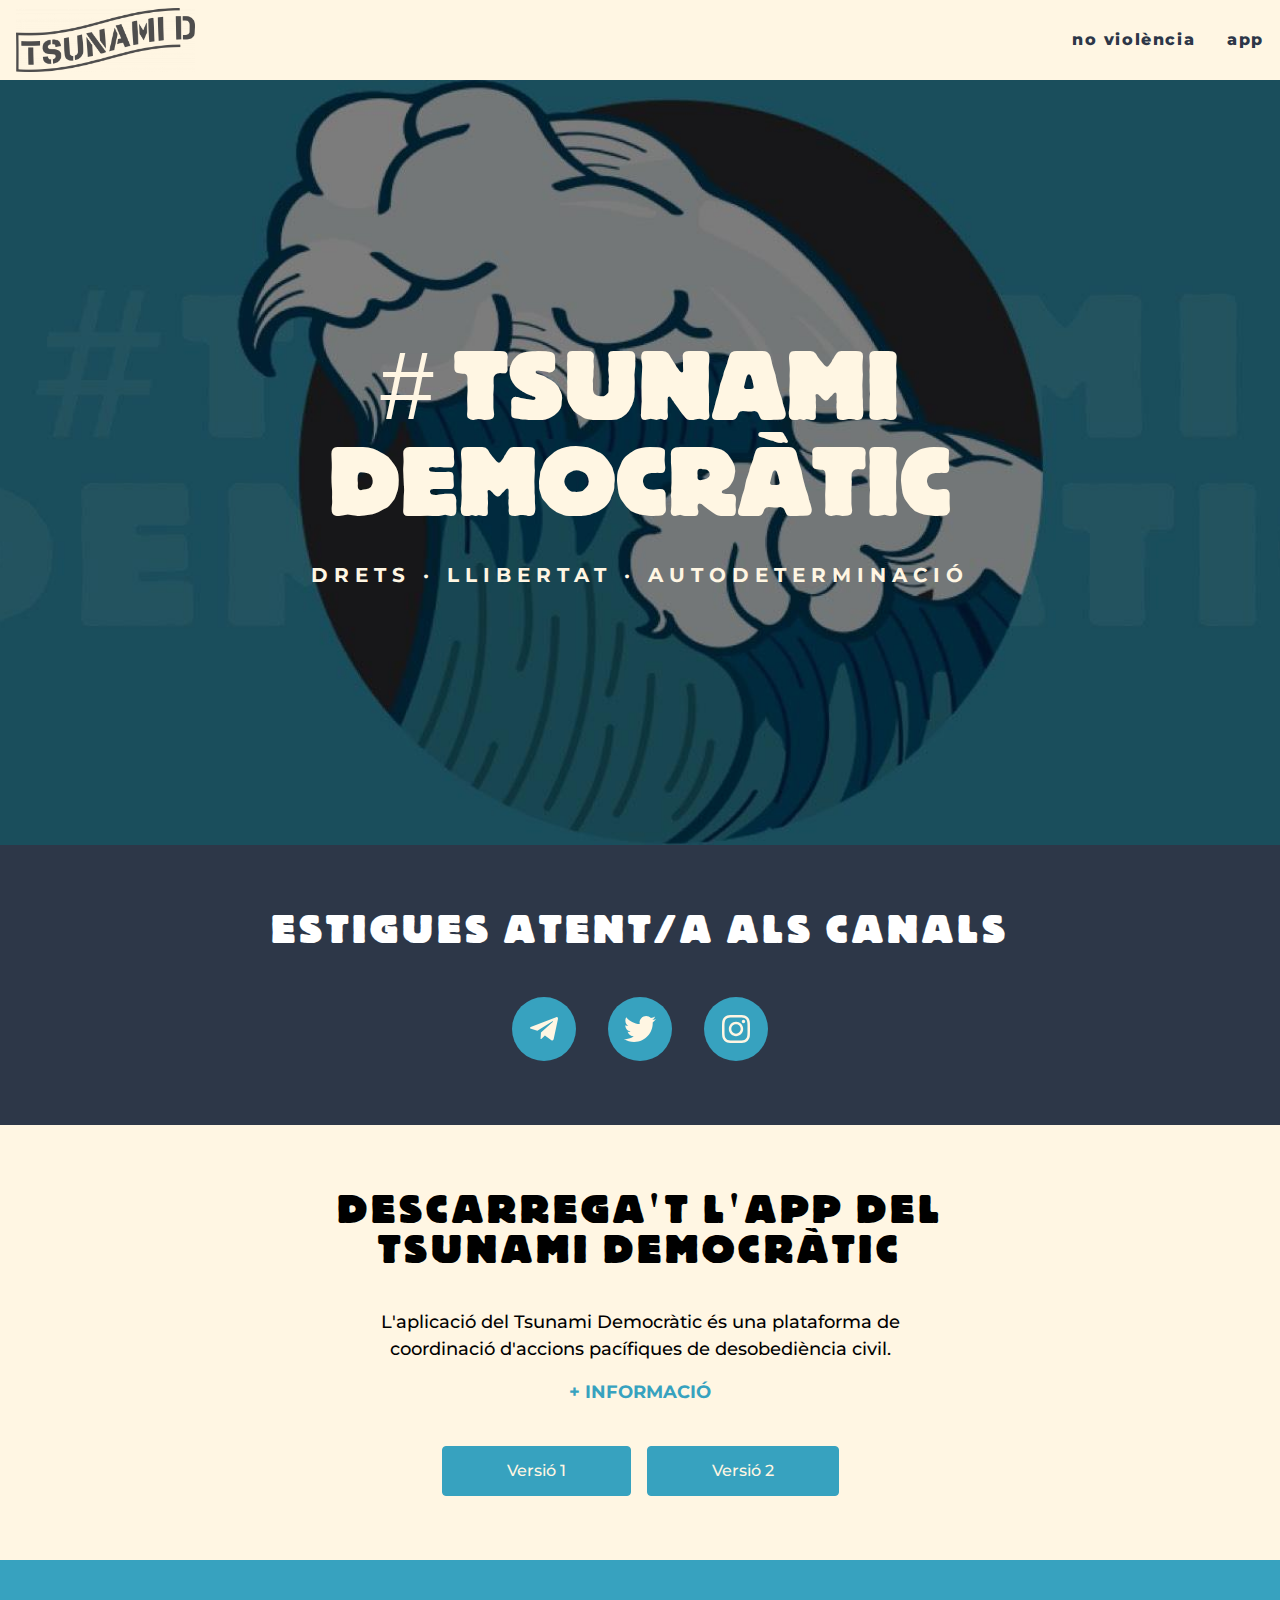
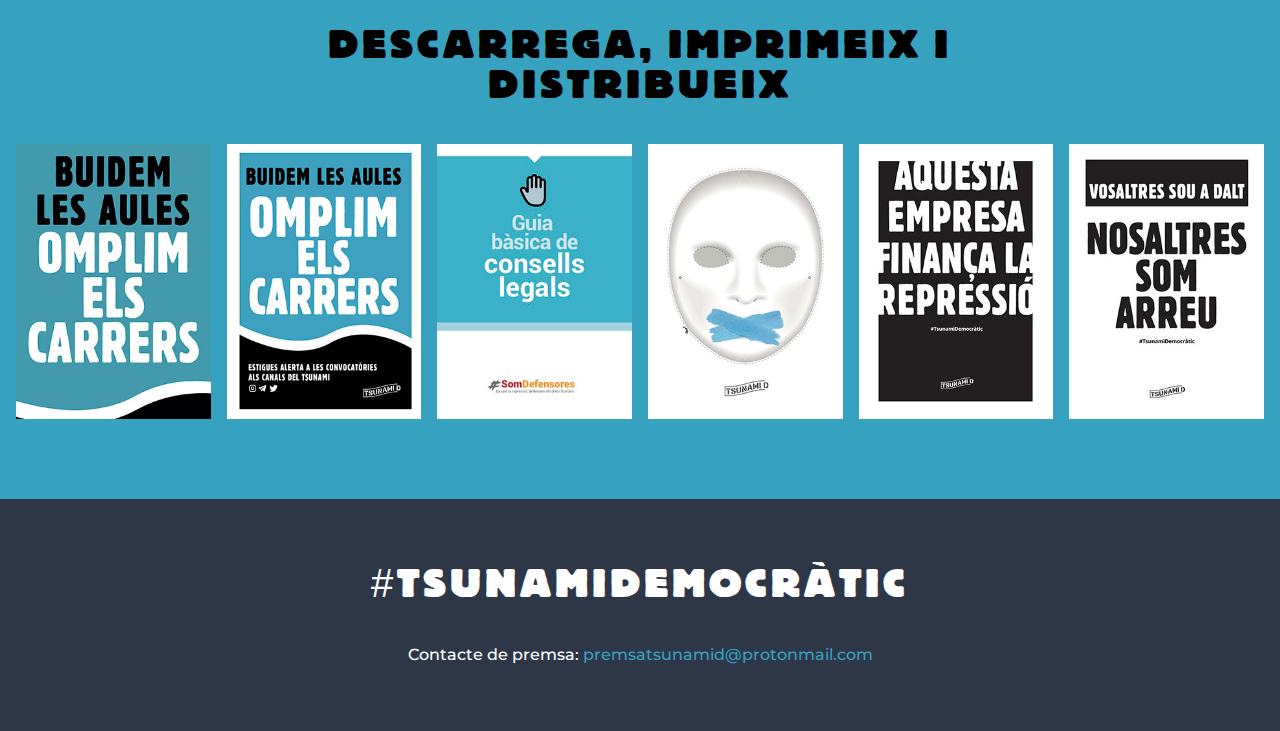
<file: index.html>
<!DOCTYPE html><html><head><meta charset="utf-8"><meta name="viewport" content="width=device-width, user-scalable=no"><link rel="stylesheet" type="text/css" href="main.70eec509.css"><link href="https://fonts.googleapis.com/css?family=Montserrat:500,700,800&display=swap" rel="stylesheet"><link rel="icon" href="favicon.d1972434.png"><title>Tsunami Democràtic</title></head><body> <header class="fixed top-0 w-full bg-beige"> <div class="container flex flex-wrap items-center justify-between"> <div class="logo h-20 flex items-center"> <a href="./"> <img src="logo.a26f0379.png" alt="Tsunami Democràtic" class="h-16 w-auto"> </a> </div> <div class="block lg:hidden"> <button class="navbar-toggler focus:outline-none" data-toggle="collapse" data-target="#nav" aria-expanded="false"> <span class="icon-bar icon-bar--top block bg-blue"></span> <span class="icon-bar icon-bar--middle block bg-blue"></span> <span class="icon-bar icon-bar--bottom block bg-blue"></span> </button> </div> <nav id="nav" class="nav hidden lg:block w-full lg:w-auto"> <ul class="lg:flex py-2 lg:-mx-4"> <li class="py-1 lg:px-4"><a href="noviolencia.html" class="font-extrabold tracking-widest text-gray-800 hover:text-blue-darker lowercase">No violència</a></li> <li class="py-1 lg:px-4"><a href="app.html" class="font-extrabold tracking-widest text-gray-800 hover:text-blue-darker lowercase">App</a></li> </ul> </nav> </div>
</header> <section class="text-beige bg-blue-darker bg-no-repeat bg-center bg-cover bg-home-hero"> <div class="container"> <div class="min-h-85vh max-w-3xl flex flex-col items-center justify-center mx-auto py-8 text-center"> <h1 class="mb-4 md:mb-8 font-title font-heavy text-4xl sm:text-6xl lg:text-7xl leading-none uppercase"># Tsunami Democràtic</h1> <p class="font-bold text-lg lg:text-xl uppercase tracking-widest lg:tracking-subtitle">Drets · Llibertat · Autodeterminació</p> </div> </div>
</section> <section class="py-8 lg:py-16 text-white bg-gray-800"> <div class="container"> <h2 class="max-w-3xl mx-auto mb-8 lg:mb-12 font-title font-black text-center text-2xl lg:text-4xl leading-none tracking-widest uppercase">Estigues atent/a als canals</h2> <ul class="flex items-center justify-center -mx-4"> <li class="px-4"> <a href="http://t.me/tsunamid" target="_blank" rel="noopener noreferral" class="flex items-center justify-center w-12 h-12 lg:w-16 lg:h-16 rounded-full text-beige bg-blue hover:bg-blue-darker"><svg aria-hidden="true" data-prefix="fab" data-icon="telegram-plane" class="svg-inline--fa fa-telegram-plane fa-w-14 w-6 h-6 lg:w-8 lg:h-8" xmlns="http://www.w3.org/2000/svg" viewBox="0 0 448 512"><path fill="currentColor" d="M446.7 98.6l-67.6 318.8c-5.1 22.5-18.4 28.1-37.3 17.5l-103-75.9-49.7 47.8c-5.5 5.5-10.1 10.1-20.7 10.1l7.4-104.9 190.9-172.5c8.3-7.4-1.8-11.5-12.9-4.1L117.8 284 16.2 252.2c-22.1-6.9-22.5-22.1 4.6-32.7L418.2 66.4c18.4-6.9 34.5 4.1 28.5 32.2z"/></svg></a> </li> <li class="px-4"> <a href="http://twitter.com/tsunami_dem" target="_blank" rel="noopener noreferral" class="flex items-center justify-center w-12 h-12 lg:w-16 lg:h-16 rounded-full text-beige bg-blue hover:bg-blue-darker"><svg aria-hidden="true" data-prefix="fab" data-icon="twitter" class="svg-inline--fa fa-twitter fa-w-16 w-6 h-6 lg:w-8 lg:h-8" xmlns="http://www.w3.org/2000/svg" viewBox="0 0 512 512"><path fill="currentColor" d="M459.37 151.716c.325 4.548.325 9.097.325 13.645 0 138.72-105.583 298.558-298.558 298.558-59.452 0-114.68-17.219-161.137-47.106 8.447.974 16.568 1.299 25.34 1.299 49.055 0 94.213-16.568 130.274-44.832-46.132-.975-84.792-31.188-98.112-72.772 6.498.974 12.995 1.624 19.818 1.624 9.421 0 18.843-1.3 27.614-3.573-48.081-9.747-84.143-51.98-84.143-102.985v-1.299c13.969 7.797 30.214 12.67 47.431 13.319-28.264-18.843-46.781-51.005-46.781-87.391 0-19.492 5.197-37.36 14.294-52.954 51.655 63.675 129.3 105.258 216.365 109.807-1.624-7.797-2.599-15.918-2.599-24.04 0-57.828 46.782-104.934 104.934-104.934 30.213 0 57.502 12.67 76.67 33.137 23.715-4.548 46.456-13.32 66.599-25.34-7.798 24.366-24.366 44.833-46.132 57.827 21.117-2.273 41.584-8.122 60.426-16.243-14.292 20.791-32.161 39.308-52.628 54.253z"/></svg></a> </li> <li class="px-4"> <a href="http://instagram.com/tsunami_dem" target="_blank" rel="noopener noreferral" class="flex items-center justify-center w-12 h-12 lg:w-16 lg:h-16 rounded-full text-beige bg-blue hover:bg-blue-darker"><svg aria-hidden="true" data-prefix="fab" data-icon="instagram" class="svg-inline--fa fa-instagram fa-w-14 w-6 h-6 lg:w-8 lg:h-8" xmlns="http://www.w3.org/2000/svg" viewBox="0 0 448 512"><path fill="currentColor" d="M224.1 141c-63.6 0-114.9 51.3-114.9 114.9s51.3 114.9 114.9 114.9S339 319.5 339 255.9 287.7 141 224.1 141zm0 189.6c-41.1 0-74.7-33.5-74.7-74.7s33.5-74.7 74.7-74.7 74.7 33.5 74.7 74.7-33.6 74.7-74.7 74.7zm146.4-194.3c0 14.9-12 26.8-26.8 26.8-14.9 0-26.8-12-26.8-26.8s12-26.8 26.8-26.8 26.8 12 26.8 26.8zm76.1 27.2c-1.7-35.9-9.9-67.7-36.2-93.9-26.2-26.2-58-34.4-93.9-36.2-37-2.1-147.9-2.1-184.9 0-35.8 1.7-67.6 9.9-93.9 36.1s-34.4 58-36.2 93.9c-2.1 37-2.1 147.9 0 184.9 1.7 35.9 9.9 67.7 36.2 93.9s58 34.4 93.9 36.2c37 2.1 147.9 2.1 184.9 0 35.9-1.7 67.7-9.9 93.9-36.2 26.2-26.2 34.4-58 36.2-93.9 2.1-37 2.1-147.8 0-184.8zM398.8 388c-7.8 19.6-22.9 34.7-42.6 42.6-29.5 11.7-99.5 9-132.1 9s-102.7 2.6-132.1-9c-19.6-7.8-34.7-22.9-42.6-42.6-11.7-29.5-9-99.5-9-132.1s-2.6-102.7 9-132.1c7.8-19.6 22.9-34.7 42.6-42.6 29.5-11.7 99.5-9 132.1-9s102.7-2.6 132.1 9c19.6 7.8 34.7 22.9 42.6 42.6 11.7 29.5 9 99.5 9 132.1s2.7 102.7-9 132.1z"/></svg></a> </li> </ul> </div>
</section> <section class="py-8 lg:py-16 bg-beige text-center"> <div class="container"> <h2 class="max-w-2xl mx-auto mb-8 lg:mb-10 font-title font-black text-center text-2xl lg:text-4xl leading-none tracking-widest uppercase">Descarrega't l'App del Tsunami Democràtic</h2> <p class="max-w-xl mx-auto mb-4 text-lg">L'aplicació del Tsunami Democràtic és una plataforma de coordinació d'accions pacífiques de desobediència civil.</p> <a href="app.html" class="table mb-8 lg:mb-10 max-w-2xl mx-auto font-bold text-lg text-blue hover:text-blue-darker hover:underline uppercase">+ Informació</a> <ul class="flex flex-wrap justify-center -mx-2 -mb-2"> <li class="mb-2 px-2"><a href="https://github.com/s3rrallonga/tsunami/raw/master/app/app-armeabi-v7a-release.apk" download="" class="btn px-16 btn-primary">Versió 1</a></li> <li class="mb-2 px-2"><a href="https://github.com/s3rrallonga/tsunami/raw/master/app/app-arm64-v8a-release.apk" download="" class="btn px-16 btn-primary">Versió 2</a></li> </ul> </div>
</section> <section class="py-8 lg:py-16 bg-blue text-center"> <div class="container"> <h2 class="max-w-2xl mx-auto mb-8 lg:mb-10 font-title font-black text-center text-2xl lg:text-4xl leading-none tracking-widest uppercase">Descarrega, imprimeix i distribueix</h2> <ul class="flex flex-wrap -mx-2"> <li class="w-1/2 sm:w-1/3 lg:w-1/6 mb-4 px-2"> <figure class="relative group"> <img src="unis1.879e5212.jpg" alt="Descàrrega 1"> <div class="absolute inset-0 flex items-center justify-center opacity-0 group-hover:opacity-100 transition"> <div class="absolute inset-0 bg-black opacity-75"></div> <div class="relative z-10"> <img src="icon-download.e748809f.svg" alt=""> <p class="text-2xl font-title font-heavy text-blue">PDF</p> </div> </div> <a href="assets/files/unis1.pdf" target="_blank" class="item-link">Descarrega</a> </figure> </li> <li class="w-1/2 sm:w-1/3 lg:w-1/6 mb-4 px-2"> <figure class="relative group"> <img src="unis2.b8b8037b.jpg" alt="Descàrrega 1"> <div class="absolute inset-0 flex items-center justify-center opacity-0 group-hover:opacity-100 transition"> <div class="absolute inset-0 bg-black opacity-75"></div> <div class="relative z-10"> <img src="icon-download.e748809f.svg" alt=""> <p class="text-2xl font-title font-heavy text-blue">PDF</p> </div> </div> <a href="assets/files/unis2.pdf" target="_blank" class="item-link">Descarrega</a> </figure> </li> <li class="w-1/2 sm:w-1/3 lg:w-1/6 mb-4 px-2"> <figure class="relative group"> <img src="consells_legals.dd51dd8c.jpg" alt="Descàrrega 1"> <div class="absolute inset-0 flex items-center justify-center opacity-0 group-hover:opacity-100 transition"> <div class="absolute inset-0 bg-black opacity-75"></div> <div class="relative z-10"> <img src="icon-download.e748809f.svg" alt=""> <p class="text-2xl font-title font-heavy text-blue">PDF</p> </div> </div> <a href="assets/files/consells_legals.pdf" target="_blank" class="item-link">Descarrega</a> </figure> </li> <li class="w-1/2 sm:w-1/3 lg:w-1/6 mb-4 px-2"> <figure class="relative group"> <img src="M.0a68f62f.jpg" alt="Descàrrega 1"> <div class="absolute inset-0 flex items-center justify-center opacity-0 group-hover:opacity-100 transition"> <div class="absolute inset-0 bg-black opacity-75"></div> <div class="relative z-10"> <img src="icon-download.e748809f.svg" alt=""> <p class="text-2xl font-title font-heavy text-blue">PDF</p> </div> </div> <a href="assets/files/M.pdf" target="_blank" class="item-link">Descarrega</a> </figure> </li> <li class="w-1/2 sm:w-1/3 lg:w-1/6 mb-4 px-2"> <figure class="relative group"> <img src="3-web.af21c7f4.jpg" alt="Descàrrega 1"> <div class="absolute inset-0 flex items-center justify-center opacity-0 group-hover:opacity-100 transition"> <div class="absolute inset-0 bg-black opacity-75"></div> <div class="relative z-10"> <img src="icon-download.e748809f.svg" alt=""> <p class="text-2xl font-title font-heavy text-blue">PDF</p> </div> </div> <a href="assets/files/3-web.pdf" target="_blank" class="item-link">Descarrega</a> </figure> </li> <li class="w-1/2 sm:w-1/3 lg:w-1/6 mb-4 px-2"> <figure class="relative group"> <img src="4-web.4697df78.jpg" alt="Descàrrega 1"> <div class="absolute inset-0 flex items-center justify-center opacity-0 group-hover:opacity-100 transition"> <div class="absolute inset-0 bg-black opacity-75"></div> <div class="relative z-10"> <img src="icon-download.e748809f.svg" alt=""> <p class="text-2xl font-title font-heavy text-blue">PDF</p> </div> </div> <a href="assets/files/4-web.pdf" target="_blank" class="item-link">Descarrega</a> </figure> </li> </ul> </div>
</section> <section class="py-8 lg:py-16 bg-gray-800 text-white"> <div class="container"> <h2 class="max-w-xl mx-auto mb-8 lg:mb-10 font-title text-center text-2xl lg:text-4xl leading-none lg:tracking-widest uppercase">#TsunamiDemocràtic</h2> <p class="text-center">Contacte de premsa: <a href="mailto:premsatsunamid@protonmail.com" class="text-blue hover:text-blue-darker hover:underline">premsatsunamid@protonmail.com</a></p> </div>
</section> <script src="main.c4f8457b.js"></script> </body></html>
</file>
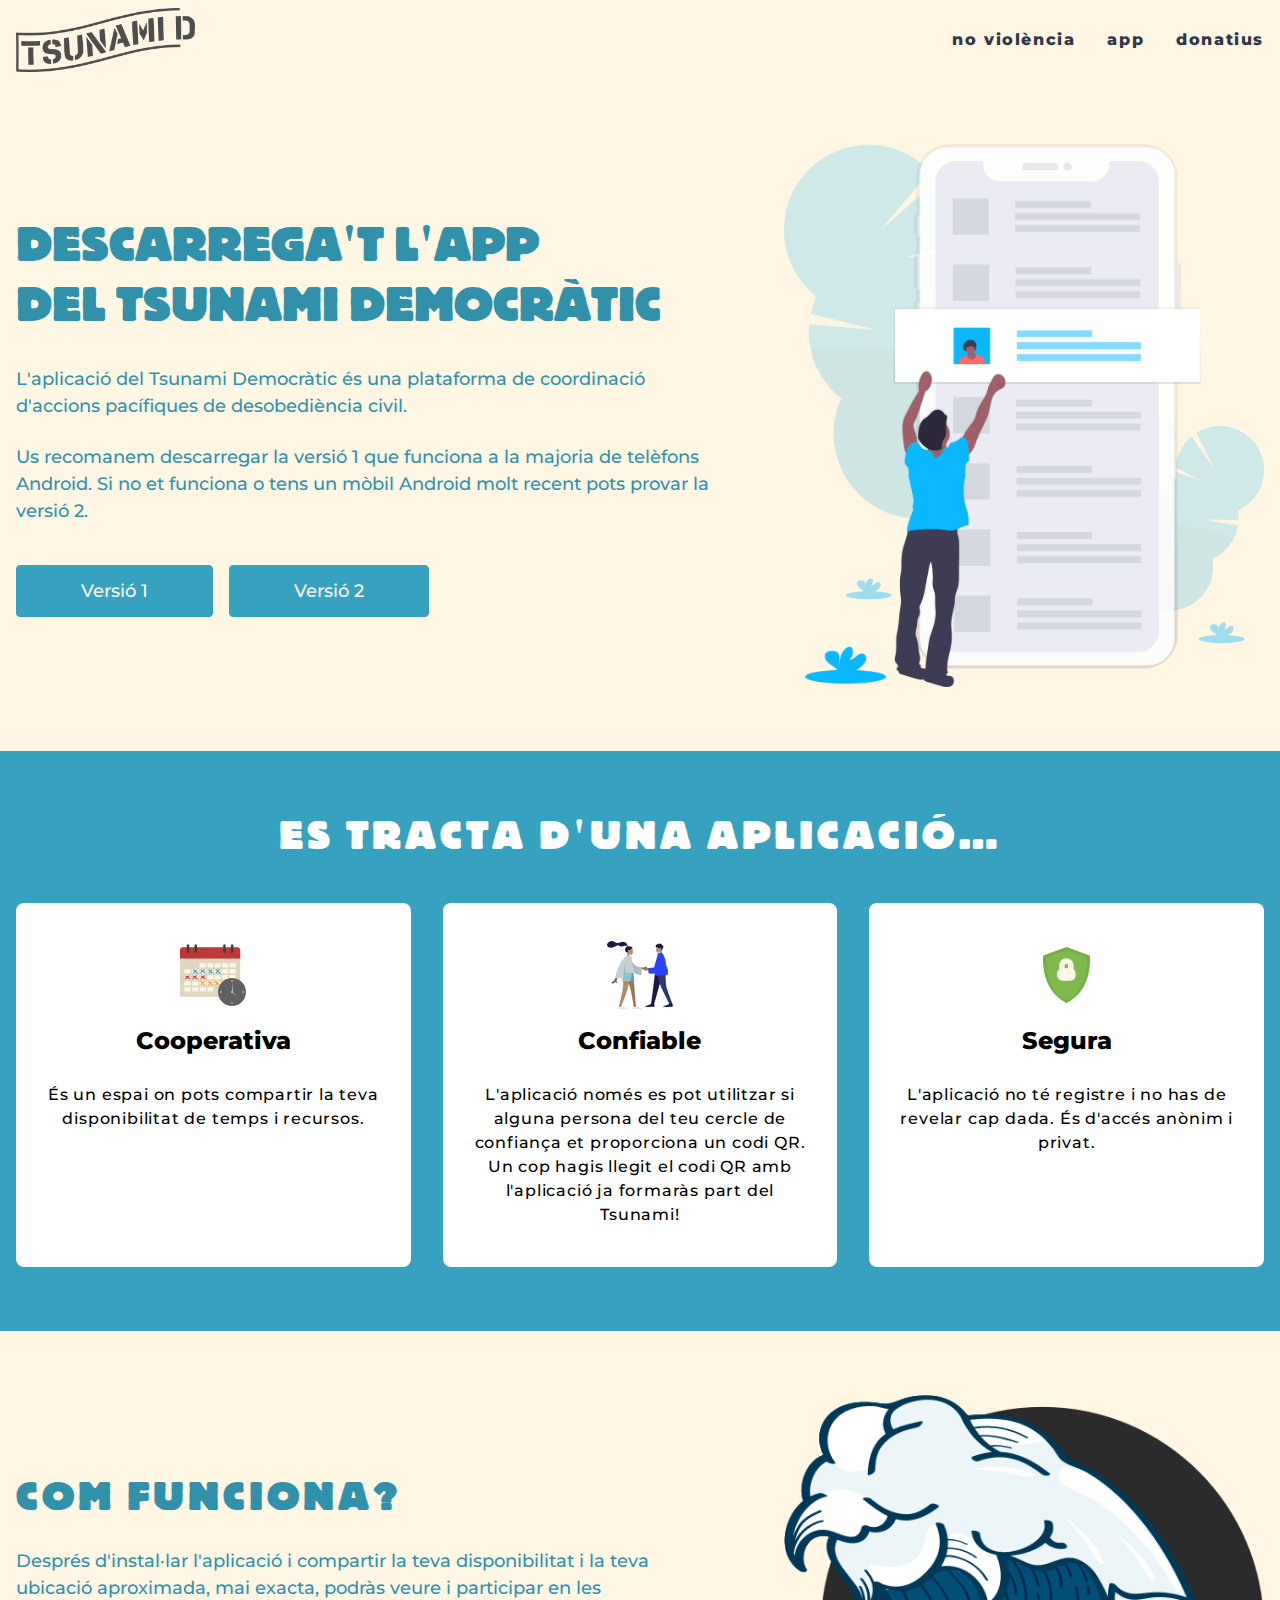
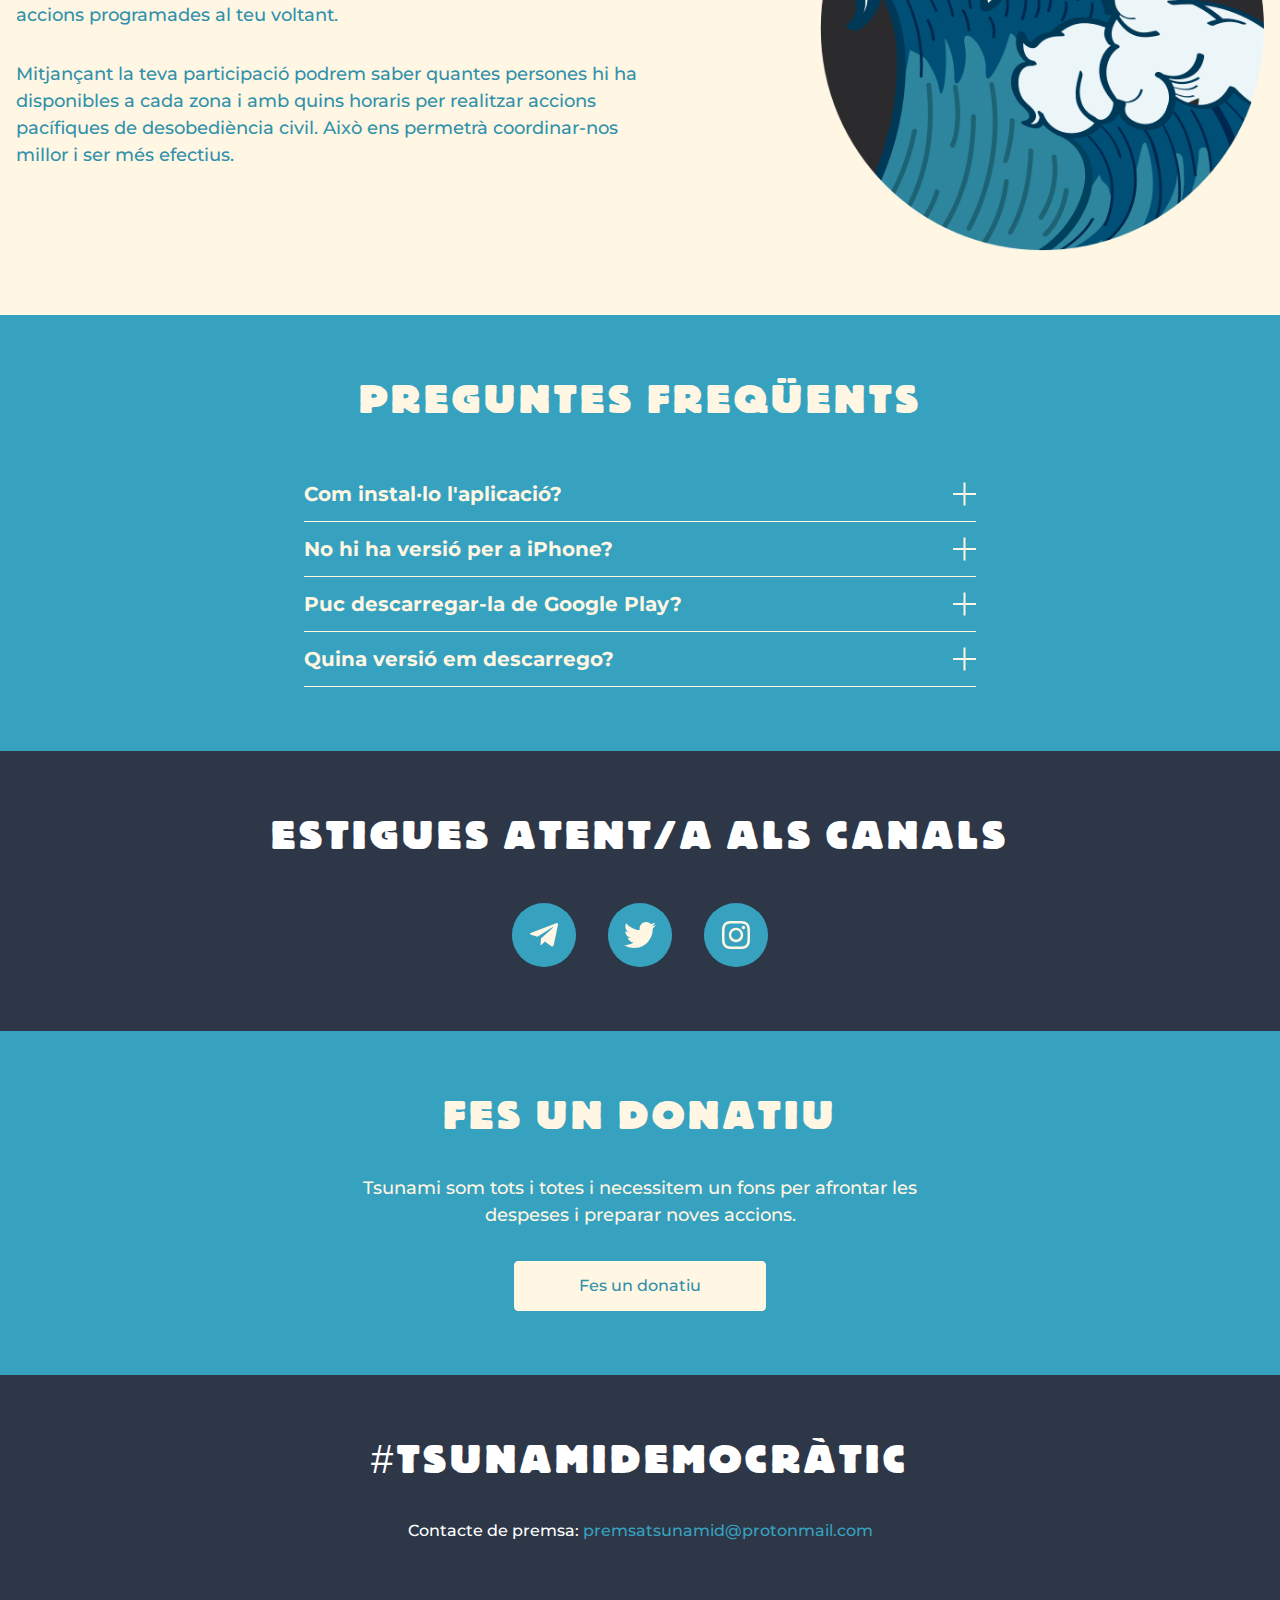
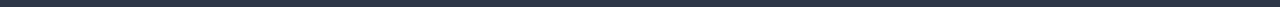
<file: app.html>
<!DOCTYPE html><html><head><meta charset="utf-8"><meta name="viewport" content="width=device-width, user-scalable=no"><link rel="stylesheet" type="text/css" href="main.cfd4d0ff.css"><link href="https://fonts.googleapis.com/css?family=Montserrat:500,700,800&display=swap" rel="stylesheet"><link rel="icon" href="favicon.d1972434.png"><title>Tsunami Democràtic</title></head><body> <header class="fixed top-0 w-full bg-beige z-50"> <div class="container flex flex-wrap items-center justify-between"> <div class="logo h-20 flex items-center"> <a href="./"> <img src="logo.a26f0379.png" alt="Tsunami Democràtic" class="h-16 w-auto"> </a> </div> <div class="block lg:hidden"> <button class="navbar-toggler focus:outline-none" data-toggle="collapse" data-target="#nav" aria-expanded="false"> <span class="icon-bar icon-bar--top block bg-blue"></span> <span class="icon-bar icon-bar--middle block bg-blue"></span> <span class="icon-bar icon-bar--bottom block bg-blue"></span> </button> </div> <nav id="nav" class="nav hidden lg:block w-full lg:w-auto"> <ul class="lg:flex py-2 lg:-mx-4"> <li class="py-1 lg:px-4"><a href="noviolencia.html" class="font-extrabold tracking-widest text-gray-800 hover:text-blue-darker lowercase">No violència</a></li> <li class="py-1 lg:px-4"><a href="app.html" class="font-extrabold tracking-widest text-gray-800 hover:text-blue-darker lowercase">App</a></li> <li class="py-1 lg:px-4"><a href="donatius.html" class="font-extrabold tracking-widest text-gray-800 hover:text-blue-darker lowercase">Donatius</a></li> </ul> </nav> </div>
</header> <section class="py-8 lg:py-16 text-blue-darker bg-beige"> <div class="container"> <div class="flex items-center -mx-4"> <div class="w-full lg:w-3/5 px-4 lg:pr-12 text-lg"> <h1 class="mb-8 font-title font-heavy text-2xl lg:text-4xl xl:text-5xl leading-tight uppercase">Descarrega't l'App<br>del Tsunami Democràtic</h1> <p class="mb-6">L'aplicació del Tsunami Democràtic és una plataforma de coordinació d'accions pacífiques de desobediència civil.</p> <p class="mb-10">Us recomanem descarregar la versió 1 que funciona a la majoria de telèfons Android. Si no et funciona o tens un mòbil Android molt recent pots provar la versió 2.</p> <ul class="flex flex-wrap justify-center lg:justify-start -mx-2 -mb-2"> <li class="mb-2 px-2"><a href="https://t.me/apptsunamidemocratic/20" class="btn px-16 btn-primary">Versió 1</a></li> <li class="mb-2 px-2"><a href="https://t.me/apptsunamidemocratic/21" class="btn px-16 btn-primary">Versió 2</a></li> </ul> </div> <div class="hidden lg:block lg:w-2/5 px-4"> <img src="app-hero.0277f3ec.png" alt=""> </div> </div> </div>
</section> <section class="py-8 lg:py-16 bg-blue"> <div class="container"> <h2 class="mb-8 lg:mb-12 font-title font-heavy text-2xl lg:text-4xl leading-none tracking-widest text-center uppercase text-white">Es tracta d'una aplicació…</h2> <ul class="flex flex-wrap -mx-4 text-black text-center"> <li class="w-full lg:w-1/3 mb-8 lg:mb-0 px-4"> <div class="h-full p-6 pb-10 rounded-lg bg-white"> <figure class="h-24 flex items-center justify-center"> <img src="app-icon-1.8f0e6e98.png" alt=""> </figure> <h3 class="mb-6 font-extrabold text-2xl">Cooperativa</h3> <p class="tracking-wider">És un espai on pots compartir la teva disponibilitat de temps i recursos.</p> </div> </li> <li class="w-full lg:w-1/3 mb-8 lg:mb-0 px-4"> <div class="h-full p-6 pb-10 rounded-lg bg-white"> <figure class="h-24 flex items-center justify-center"> <img src="app-icon-2.1c4b9556.png" alt=""> </figure> <h3 class="mb-6 font-extrabold text-2xl">Confiable</h3> <p class="tracking-wider">L'aplicació només es pot utilitzar si alguna persona del teu cercle de confiança et proporciona un codi QR. Un cop hagis llegit el codi QR amb l'aplicació ja formaràs part del Tsunami!</p> </div> </li> <li class="w-full lg:w-1/3 mb-8 lg:mb-0 px-4"> <div class="h-full p-6 pb-10 rounded-lg bg-white"> <figure class="h-24 flex items-center justify-center"> <img src="app-icon-3.ccddadd3.png" alt=""> </figure> <h3 class="mb-6 font-extrabold text-2xl">Segura</h3> <p class="tracking-wider">L'aplicació no té registre i no has de revelar cap dada. És d'accés anònim i privat.</p> </div> </li> </ul> </div>
</section> <section class="py-8 lg:py-16 text-blue-darker bg-beige"> <div class="container"> <div class="flex flex-wrap items-center -mx-4"> <div class="w-full md:w-3/5 mb-8 md:mb-0 px-4 md:pr-24 text-lg"> <h2 class="mb-8 font-title font-heavy text-2xl lg:text-4xl leading-none tracking-widest uppercase">Com funciona?</h2> <p class="mb-8">Després d'instal·lar l'aplicació i compartir la teva disponibilitat i la teva ubicació aproximada, mai exacta, podràs veure i participar en les accions programades al teu voltant.</p> <p>Mitjançant la teva participació podrem saber quantes persones hi ha disponibles a cada zona i amb quins horaris per realitzar accions pacífiques de desobediència civil. Això ens permetrà coordinar-nos millor i ser més efectius.</p> </div> <div class="w-full md:w-2/5 px-4 text-center"> <img src="app-wave.a9a19c9f.png" alt=""> </div> </div> </div>
</section> <section class="py-8 lg:py-16 bg-blue text-beige"> <div class="container"> <h2 class="mb-8 lg:mb-12 font-title font-heavy text-2xl lg:text-4xl leading-none tracking-widest text-center uppercase">Preguntes Freqüents</h2> <ul class="max-w-2xl mx-auto"> <li class="border-b border-beige"> <h3 id="faq-1" class="flex items-start justify-between py-3 font-bold text-lg lg:text-xl cursor-pointer" data-toggle="collapse" data-target="#faq-1-content"> Com instal·lo l'aplicació? <i class="faq-toggler"></i> </h3> <div id="faq-1-content" class="hidden pt-2 pb-4"> <ol class="pl-8 list-decimal"> <li class="mb-4">Descarrega’t l’App del Tsunami Democràtic des d’aquesta pàgina web. L'App és segura: anònima i privada.</li> <li class="mb-4">Instal·la l’aplicació al teu dispositiu Android. Depèn del model de telèfon et pot demanar permisos extra.</li> <li class="mb-4">Valida l’App llegint des del mòbil el codi QR que tindran algunes persones del teu cercle de confiança. Busca els validadors del Tsunami!</li> <li class="mb-4">Un cop t’hagis validat dins de l’aplicació, indica la teva disponibilitat horària i els recursos amb els què comptes.</li> <li class="mb-4">A través d’aquesta aplicació farem les convocatòries del Tsunami Democràtic. Ens ajudarà a estar a tot arreu: necessitem ser moltíssims!</li> </ol> </div> </li> <li class="border-b border-beige"> <h3 id="faq-2" class="flex items-start justify-between py-3 font-bold text-lg lg:text-xl cursor-pointer" data-toggle="collapse" data-target="#faq-2-content"> No hi ha versió per a iPhone? <i class="faq-toggler"></i> </h3> <div id="faq-2-content" class="hidden pt-2 pb-4"> De moment encara no. Potser n'hi haura una en un futur. </div> </li> <li class="border-b border-beige"> <h3 id="faq-3" class="flex items-start justify-between py-3 font-bold text-lg lg:text-xl cursor-pointer" data-toggle="collapse" data-target="#faq-3-content"> Puc descarregar-la de Google Play? <i class="faq-toggler"></i> </h3> <div id="faq-3-content" class="hidden pt-2 pb-4"> Sabem que descarregar l’aplicació de Google Play és més senzill, per això, aviat hi estarà disponible. </div> </li> <li class="border-b border-beige"> <h3 id="faq-4" class="flex items-start justify-between py-3 font-bold text-lg lg:text-xl cursor-pointer" data-toggle="collapse" data-target="#faq-4-content"> Quina versió em descarrego? <i class="faq-toggler"></i> </h3> <div id="faq-4-content" class="hidden pt-2 pb-4"> <p class="mb-4"><strong>Versió 1</strong><br>Aquesta és la versió recomanada per a la majoria de dispositius Android. Si no et funciona prova la Versió 2.</p> <p class="mb-4"><strong>Versió 2</strong><br>Utilitza aquest arxiu si en el teu dispositiu no hi funciona la versió 1. Aquesta versió només funciona en mòbils moderns i/o de gama alta.<br><small>Alguns d’aquests mòbils són: Samsung (Note 10, Note 10+, Note 9, Note 8, Galaxy S10, Galaxy S9, Galaxy S8, Galaxy S7, Galaxy S6), Google (Nexus 6P, Nexus 5X, Pixel, Pixel 2, Pixel 3, Pixel 3A), OnePlus (2, 3, 3T, 5, 5T, 6, 6T, 7, 7 PRO) o Huawei (P9, Mate 10, P20, Mate 20, Mate 20 Pro).</small></p> </div> </li> </ul> </div>
</section> <section class="py-8 lg:py-16 text-white bg-gray-800"> <div class="container"> <h2 class="max-w-3xl mx-auto mb-8 lg:mb-12 font-title font-black text-center text-2xl lg:text-4xl leading-none tracking-widest uppercase">Estigues atent/a als canals</h2> <ul class="flex items-center justify-center -mx-4"> <li class="px-4"> <a href="http://t.me/tsunamid" target="_blank" rel="noopener noreferral" class="flex items-center justify-center w-12 h-12 lg:w-16 lg:h-16 rounded-full text-beige bg-blue hover:bg-blue-darker"><svg aria-hidden="true" data-prefix="fab" data-icon="telegram-plane" class="svg-inline--fa fa-telegram-plane fa-w-14 w-6 h-6 lg:w-8 lg:h-8" xmlns="http://www.w3.org/2000/svg" viewBox="0 0 448 512"><path fill="currentColor" d="M446.7 98.6l-67.6 318.8c-5.1 22.5-18.4 28.1-37.3 17.5l-103-75.9-49.7 47.8c-5.5 5.5-10.1 10.1-20.7 10.1l7.4-104.9 190.9-172.5c8.3-7.4-1.8-11.5-12.9-4.1L117.8 284 16.2 252.2c-22.1-6.9-22.5-22.1 4.6-32.7L418.2 66.4c18.4-6.9 34.5 4.1 28.5 32.2z"/></svg></a> </li> <li class="px-4"> <a href="http://twitter.com/tsunami_dem" target="_blank" rel="noopener noreferral" class="flex items-center justify-center w-12 h-12 lg:w-16 lg:h-16 rounded-full text-beige bg-blue hover:bg-blue-darker"><svg aria-hidden="true" data-prefix="fab" data-icon="twitter" class="svg-inline--fa fa-twitter fa-w-16 w-6 h-6 lg:w-8 lg:h-8" xmlns="http://www.w3.org/2000/svg" viewBox="0 0 512 512"><path fill="currentColor" d="M459.37 151.716c.325 4.548.325 9.097.325 13.645 0 138.72-105.583 298.558-298.558 298.558-59.452 0-114.68-17.219-161.137-47.106 8.447.974 16.568 1.299 25.34 1.299 49.055 0 94.213-16.568 130.274-44.832-46.132-.975-84.792-31.188-98.112-72.772 6.498.974 12.995 1.624 19.818 1.624 9.421 0 18.843-1.3 27.614-3.573-48.081-9.747-84.143-51.98-84.143-102.985v-1.299c13.969 7.797 30.214 12.67 47.431 13.319-28.264-18.843-46.781-51.005-46.781-87.391 0-19.492 5.197-37.36 14.294-52.954 51.655 63.675 129.3 105.258 216.365 109.807-1.624-7.797-2.599-15.918-2.599-24.04 0-57.828 46.782-104.934 104.934-104.934 30.213 0 57.502 12.67 76.67 33.137 23.715-4.548 46.456-13.32 66.599-25.34-7.798 24.366-24.366 44.833-46.132 57.827 21.117-2.273 41.584-8.122 60.426-16.243-14.292 20.791-32.161 39.308-52.628 54.253z"/></svg></a> </li> <li class="px-4"> <a href="http://instagram.com/tsunami_dem" target="_blank" rel="noopener noreferral" class="flex items-center justify-center w-12 h-12 lg:w-16 lg:h-16 rounded-full text-beige bg-blue hover:bg-blue-darker"><svg aria-hidden="true" data-prefix="fab" data-icon="instagram" class="svg-inline--fa fa-instagram fa-w-14 w-6 h-6 lg:w-8 lg:h-8" xmlns="http://www.w3.org/2000/svg" viewBox="0 0 448 512"><path fill="currentColor" d="M224.1 141c-63.6 0-114.9 51.3-114.9 114.9s51.3 114.9 114.9 114.9S339 319.5 339 255.9 287.7 141 224.1 141zm0 189.6c-41.1 0-74.7-33.5-74.7-74.7s33.5-74.7 74.7-74.7 74.7 33.5 74.7 74.7-33.6 74.7-74.7 74.7zm146.4-194.3c0 14.9-12 26.8-26.8 26.8-14.9 0-26.8-12-26.8-26.8s12-26.8 26.8-26.8 26.8 12 26.8 26.8zm76.1 27.2c-1.7-35.9-9.9-67.7-36.2-93.9-26.2-26.2-58-34.4-93.9-36.2-37-2.1-147.9-2.1-184.9 0-35.8 1.7-67.6 9.9-93.9 36.1s-34.4 58-36.2 93.9c-2.1 37-2.1 147.9 0 184.9 1.7 35.9 9.9 67.7 36.2 93.9s58 34.4 93.9 36.2c37 2.1 147.9 2.1 184.9 0 35.9-1.7 67.7-9.9 93.9-36.2 26.2-26.2 34.4-58 36.2-93.9 2.1-37 2.1-147.8 0-184.8zM398.8 388c-7.8 19.6-22.9 34.7-42.6 42.6-29.5 11.7-99.5 9-132.1 9s-102.7 2.6-132.1-9c-19.6-7.8-34.7-22.9-42.6-42.6-11.7-29.5-9-99.5-9-132.1s-2.6-102.7 9-132.1c7.8-19.6 22.9-34.7 42.6-42.6 29.5-11.7 99.5-9 132.1-9s102.7-2.6 132.1 9c19.6 7.8 34.7 22.9 42.6 42.6 11.7 29.5 9 99.5 9 132.1s2.7 102.7-9 132.1z"/></svg></a> </li> </ul> </div>
</section> <section class="py-8 lg:py-16 bg-blue text-beige text-center"> <div class="container"> <h2 class="max-w-2xl mx-auto mb-8 lg:mb-10 font-title font-black text-center text-2xl lg:text-4xl leading-none tracking-widest uppercase">Fes un donatiu</h2> <p class="max-w-xl mx-auto mb-8 text-lg">Tsunami som tots i totes i necessitem un fons per afrontar les despeses i preparar noves accions.</p> <ul class="flex flex-wrap justify-center -mx-2 -mb-2"> <li class="mb-2 px-2"><a href="donatius.html" class="btn px-16 btn-beige">Fes un donatiu</a></li> </ul> </div>
</section> <section class="py-8 lg:py-16 bg-gray-800 text-white"> <div class="container"> <h2 class="max-w-xl mx-auto mb-8 lg:mb-10 font-title text-center text-2xl lg:text-4xl leading-none lg:tracking-widest uppercase">#TsunamiDemocràtic</h2> <p class="text-center">Contacte de premsa: <a href="mailto:premsatsunamid@protonmail.com" class="text-blue hover:text-blue-darker hover:underline">premsatsunamid@protonmail.com</a></p> </div>
</section> <script src="main.499190cf.js"></script> </body></html>
</file>
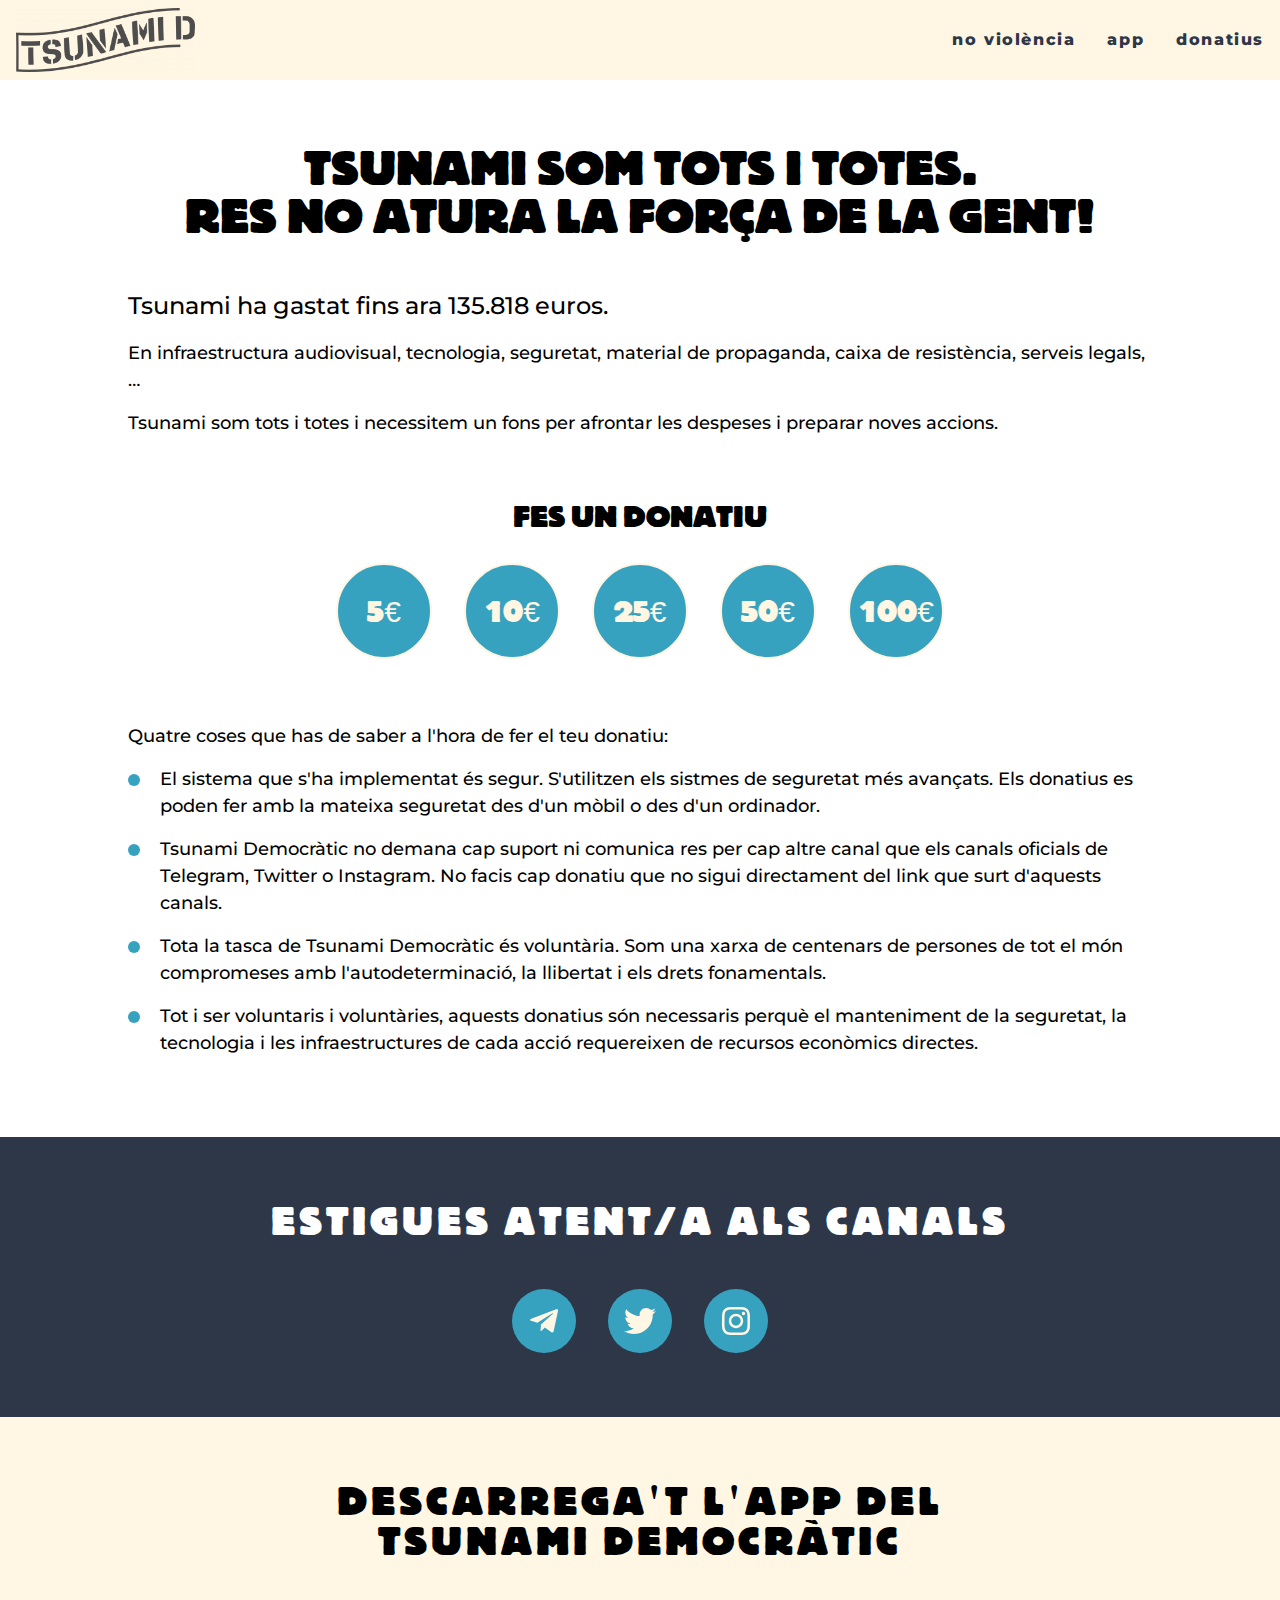
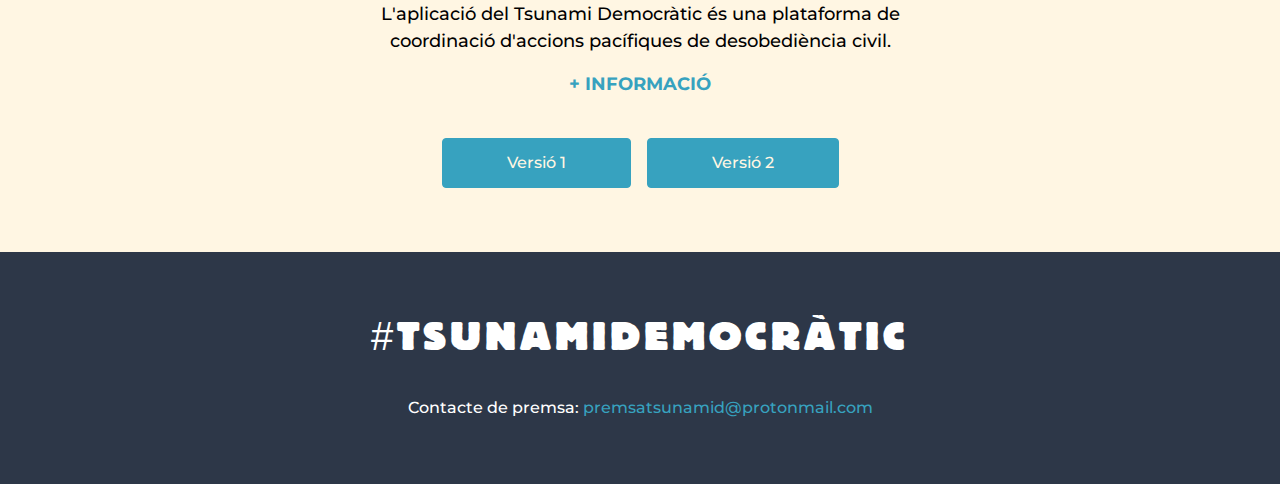
<file: donatius.html>
<!DOCTYPE html><html><head><meta charset="utf-8"><meta name="viewport" content="width=device-width, user-scalable=no"><link rel="stylesheet" type="text/css" href="main.cfd4d0ff.css"><link href="https://fonts.googleapis.com/css?family=Montserrat:500,700,800&display=swap" rel="stylesheet"><link rel="icon" href="favicon.d1972434.png"><script src="https://js.stripe.com/v3"></script><title>Tsunami Democràtic</title></head><body> <header class="fixed top-0 w-full bg-beige z-50"> <div class="container flex flex-wrap items-center justify-between"> <div class="logo h-20 flex items-center"> <a href="./"> <img src="logo.a26f0379.png" alt="Tsunami Democràtic" class="h-16 w-auto"> </a> </div> <div class="block lg:hidden"> <button class="navbar-toggler focus:outline-none" data-toggle="collapse" data-target="#nav" aria-expanded="false"> <span class="icon-bar icon-bar--top block bg-blue"></span> <span class="icon-bar icon-bar--middle block bg-blue"></span> <span class="icon-bar icon-bar--bottom block bg-blue"></span> </button> </div> <nav id="nav" class="nav hidden lg:block w-full lg:w-auto"> <ul class="lg:flex py-2 lg:-mx-4"> <li class="py-1 lg:px-4"><a href="noviolencia.html" class="font-extrabold tracking-widest text-gray-800 hover:text-blue-darker lowercase">No violència</a></li> <li class="py-1 lg:px-4"><a href="app.html" class="font-extrabold tracking-widest text-gray-800 hover:text-blue-darker lowercase">App</a></li> <li class="py-1 lg:px-4"><a href="donatius.html" class="font-extrabold tracking-widest text-gray-800 hover:text-blue-darker lowercase">Donatius</a></li> </ul> </nav> </div>
</header> <main class="py-8 lg:py-16" role="main"> <div class="container"> <article class="max-w-5xl mx-auto text-lg"> <h1 class="mb-8 lg:mb-12 font-title font-heavy text-3xl lg:text-5xl leading-none text-center uppercase">Tsunami som tots i totes.<br>Res no atura la força de la gent!</h1> <p class="mb-4 text-2xl">Tsunami ha gastat fins ara 135.818 euros.</p> <p class="mb-4">En infraestructura audiovisual, tecnologia, seguretat, material de propaganda, caixa de resistència, serveis legals, …</p> <p class="mb-16">Tsunami som tots i totes i necessitem un fons per afrontar les despeses i preparar noves accions.</p> <h2 id="donatiu" class="mb-8 lg:mb-8 font-title font-heavy text-xl lg:text-3xl leading-none text-center uppercase">Fes un donatiu</h2> <ul class="flex flex-wrap justify-center mb-12"> <li class="mb-4 px-2 md:px-4"> <button role="link" id="checkout-button-sku_GAjlFizdHormDE" data-sku="sku_GAjlFizdHormDE" class="donation-button flex justify-center items-center w-20 h-20 md:w-24 md:h-24 border-2 border-beige hover:border-beige-darker rounded-full font-title font-heavy text-2xl md:text-3xl text-beige hover:text-beige-darker bg-blue hover:bg-blue-darker">5€</button> </li> <li class="mb-4 px-2 md:px-4"> <button role="link" id="checkout-button-sku_GAG9AmmJd6ZEQd" data-sku="sku_GAG9AmmJd6ZEQd" class="donation-button flex justify-center items-center w-20 h-20 md:w-24 md:h-24 border-2 border-beige hover:border-beige-darker rounded-full font-title font-heavy text-2xl md:text-3xl text-beige hover:text-beige-darker bg-blue hover:bg-blue-darker">10€</button> </li> <li class="mb-4 px-2 md:px-4"> <button role="link" id="checkout-button-sku_GAGIGNhk9NDC8V" data-sku="sku_GAGIGNhk9NDC8V" class="donation-button flex justify-center items-center w-20 h-20 md:w-24 md:h-24 border-2 border-beige hover:border-beige-darker rounded-full font-title font-heavy text-2xl md:text-3xl text-beige hover:text-beige-darker bg-blue hover:bg-blue-darker">25€</button> </li> <li class="mb-4 px-2 md:px-4"> <button role="link" id="checkout-button-sku_GAGJ44rGWxNhPc" data-sku="sku_GAGJ44rGWxNhPc" class="donation-button flex justify-center items-center w-20 h-20 md:w-24 md:h-24 border-2 border-beige hover:border-beige-darker rounded-full font-title font-heavy text-2xl md:text-3xl text-beige hover:text-beige-darker bg-blue hover:bg-blue-darker">50€</button> </li> <li class="mb-4 px-2 md:px-4"> <button role="link" id="checkout-button-sku_GAGKFVCBR46gYZ" data-sku="sku_GAGKFVCBR46gYZ" class="donation-button flex justify-center items-center w-20 h-20 md:w-24 md:h-24 border-2 border-beige hover:border-beige-darker rounded-full font-title font-heavy text-2xl md:text-3xl text-beige hover:text-beige-darker bg-blue hover:bg-blue-darker">100€</button> </li> </ul> <div id="error-message" class="hidden mb-12"> <div class="bg-red-100 border-l-4 border-red-500 text-red-700 p-4" role="alert"> <p class="font-bold">Error</p> <p class="error-message-text"></p> </div> </div> <p class="mb-4">Quatre coses que has de saber a l'hora de fer el teu donatiu:</p> <ul class="pl-8"> <li class="mb-4 li-blue">El sistema que s'ha implementat és segur. S'utilitzen els sistmes de seguretat més avançats. Els donatius es poden fer amb la mateixa seguretat des d'un mòbil o des d'un ordinador.</li> <li class="mb-4 li-blue">Tsunami Democràtic no demana cap suport ni comunica res per cap altre canal que els canals oficials de Telegram, Twitter o Instagram. No facis cap donatiu que no sigui directament del link que surt d'aquests canals.</li> <li class="mb-4 li-blue">Tota la tasca de Tsunami Democràtic és voluntària. Som una xarxa de centenars de persones de tot el món compromeses amb l'autodeterminació, la llibertat i els drets fonamentals.</li> <li class="mb-4 li-blue">Tot i ser voluntaris i voluntàries, aquests donatius són necessaris perquè el manteniment de la seguretat, la tecnologia i les infraestructures de cada acció requereixen de recursos econòmics directes.</li> </ul> </article> </div> </main> <section class="py-8 lg:py-16 text-white bg-gray-800"> <div class="container"> <h2 class="max-w-3xl mx-auto mb-8 lg:mb-12 font-title font-black text-center text-2xl lg:text-4xl leading-none tracking-widest uppercase">Estigues atent/a als canals</h2> <ul class="flex items-center justify-center -mx-4"> <li class="px-4"> <a href="http://t.me/tsunamid" target="_blank" rel="noopener noreferral" class="flex items-center justify-center w-12 h-12 lg:w-16 lg:h-16 rounded-full text-beige bg-blue hover:bg-blue-darker"><svg aria-hidden="true" data-prefix="fab" data-icon="telegram-plane" class="svg-inline--fa fa-telegram-plane fa-w-14 w-6 h-6 lg:w-8 lg:h-8" xmlns="http://www.w3.org/2000/svg" viewBox="0 0 448 512"><path fill="currentColor" d="M446.7 98.6l-67.6 318.8c-5.1 22.5-18.4 28.1-37.3 17.5l-103-75.9-49.7 47.8c-5.5 5.5-10.1 10.1-20.7 10.1l7.4-104.9 190.9-172.5c8.3-7.4-1.8-11.5-12.9-4.1L117.8 284 16.2 252.2c-22.1-6.9-22.5-22.1 4.6-32.7L418.2 66.4c18.4-6.9 34.5 4.1 28.5 32.2z"/></svg></a> </li> <li class="px-4"> <a href="http://twitter.com/tsunami_dem" target="_blank" rel="noopener noreferral" class="flex items-center justify-center w-12 h-12 lg:w-16 lg:h-16 rounded-full text-beige bg-blue hover:bg-blue-darker"><svg aria-hidden="true" data-prefix="fab" data-icon="twitter" class="svg-inline--fa fa-twitter fa-w-16 w-6 h-6 lg:w-8 lg:h-8" xmlns="http://www.w3.org/2000/svg" viewBox="0 0 512 512"><path fill="currentColor" d="M459.37 151.716c.325 4.548.325 9.097.325 13.645 0 138.72-105.583 298.558-298.558 298.558-59.452 0-114.68-17.219-161.137-47.106 8.447.974 16.568 1.299 25.34 1.299 49.055 0 94.213-16.568 130.274-44.832-46.132-.975-84.792-31.188-98.112-72.772 6.498.974 12.995 1.624 19.818 1.624 9.421 0 18.843-1.3 27.614-3.573-48.081-9.747-84.143-51.98-84.143-102.985v-1.299c13.969 7.797 30.214 12.67 47.431 13.319-28.264-18.843-46.781-51.005-46.781-87.391 0-19.492 5.197-37.36 14.294-52.954 51.655 63.675 129.3 105.258 216.365 109.807-1.624-7.797-2.599-15.918-2.599-24.04 0-57.828 46.782-104.934 104.934-104.934 30.213 0 57.502 12.67 76.67 33.137 23.715-4.548 46.456-13.32 66.599-25.34-7.798 24.366-24.366 44.833-46.132 57.827 21.117-2.273 41.584-8.122 60.426-16.243-14.292 20.791-32.161 39.308-52.628 54.253z"/></svg></a> </li> <li class="px-4"> <a href="http://instagram.com/tsunami_dem" target="_blank" rel="noopener noreferral" class="flex items-center justify-center w-12 h-12 lg:w-16 lg:h-16 rounded-full text-beige bg-blue hover:bg-blue-darker"><svg aria-hidden="true" data-prefix="fab" data-icon="instagram" class="svg-inline--fa fa-instagram fa-w-14 w-6 h-6 lg:w-8 lg:h-8" xmlns="http://www.w3.org/2000/svg" viewBox="0 0 448 512"><path fill="currentColor" d="M224.1 141c-63.6 0-114.9 51.3-114.9 114.9s51.3 114.9 114.9 114.9S339 319.5 339 255.9 287.7 141 224.1 141zm0 189.6c-41.1 0-74.7-33.5-74.7-74.7s33.5-74.7 74.7-74.7 74.7 33.5 74.7 74.7-33.6 74.7-74.7 74.7zm146.4-194.3c0 14.9-12 26.8-26.8 26.8-14.9 0-26.8-12-26.8-26.8s12-26.8 26.8-26.8 26.8 12 26.8 26.8zm76.1 27.2c-1.7-35.9-9.9-67.7-36.2-93.9-26.2-26.2-58-34.4-93.9-36.2-37-2.1-147.9-2.1-184.9 0-35.8 1.7-67.6 9.9-93.9 36.1s-34.4 58-36.2 93.9c-2.1 37-2.1 147.9 0 184.9 1.7 35.9 9.9 67.7 36.2 93.9s58 34.4 93.9 36.2c37 2.1 147.9 2.1 184.9 0 35.9-1.7 67.7-9.9 93.9-36.2 26.2-26.2 34.4-58 36.2-93.9 2.1-37 2.1-147.8 0-184.8zM398.8 388c-7.8 19.6-22.9 34.7-42.6 42.6-29.5 11.7-99.5 9-132.1 9s-102.7 2.6-132.1-9c-19.6-7.8-34.7-22.9-42.6-42.6-11.7-29.5-9-99.5-9-132.1s-2.6-102.7 9-132.1c7.8-19.6 22.9-34.7 42.6-42.6 29.5-11.7 99.5-9 132.1-9s102.7-2.6 132.1 9c19.6 7.8 34.7 22.9 42.6 42.6 11.7 29.5 9 99.5 9 132.1s2.7 102.7-9 132.1z"/></svg></a> </li> </ul> </div>
</section> <section class="py-8 lg:py-16 bg-beige text-center"> <div class="container"> <h2 class="max-w-2xl mx-auto mb-8 lg:mb-10 font-title font-black text-center text-2xl lg:text-4xl leading-none tracking-widest uppercase">Descarrega't l'App del Tsunami Democràtic</h2> <p class="max-w-xl mx-auto mb-4 text-lg">L'aplicació del Tsunami Democràtic és una plataforma de coordinació d'accions pacífiques de desobediència civil.</p> <a href="app.html" class="table mb-8 lg:mb-10 max-w-2xl mx-auto font-bold text-lg text-blue hover:text-blue-darker hover:underline uppercase">+ Informació</a> <ul class="flex flex-wrap justify-center -mx-2 -mb-2"> <li class="mb-2 px-2"><a href="https://t.me/apptsunamidemocratic/20" class="btn px-16 btn-primary">Versió 1</a></li> <li class="mb-2 px-2"><a href="https://t.me/apptsunamidemocratic/21" class="btn px-16 btn-primary">Versió 2</a></li> </ul> </div>
</section> <section class="py-8 lg:py-16 bg-gray-800 text-white"> <div class="container"> <h2 class="max-w-xl mx-auto mb-8 lg:mb-10 font-title text-center text-2xl lg:text-4xl leading-none lg:tracking-widest uppercase">#TsunamiDemocràtic</h2> <p class="text-center">Contacte de premsa: <a href="mailto:premsatsunamid@protonmail.com" class="text-blue hover:text-blue-darker hover:underline">premsatsunamid@protonmail.com</a></p> </div>
</section> <script src="main.499190cf.js"></script> </body></html>
</file>
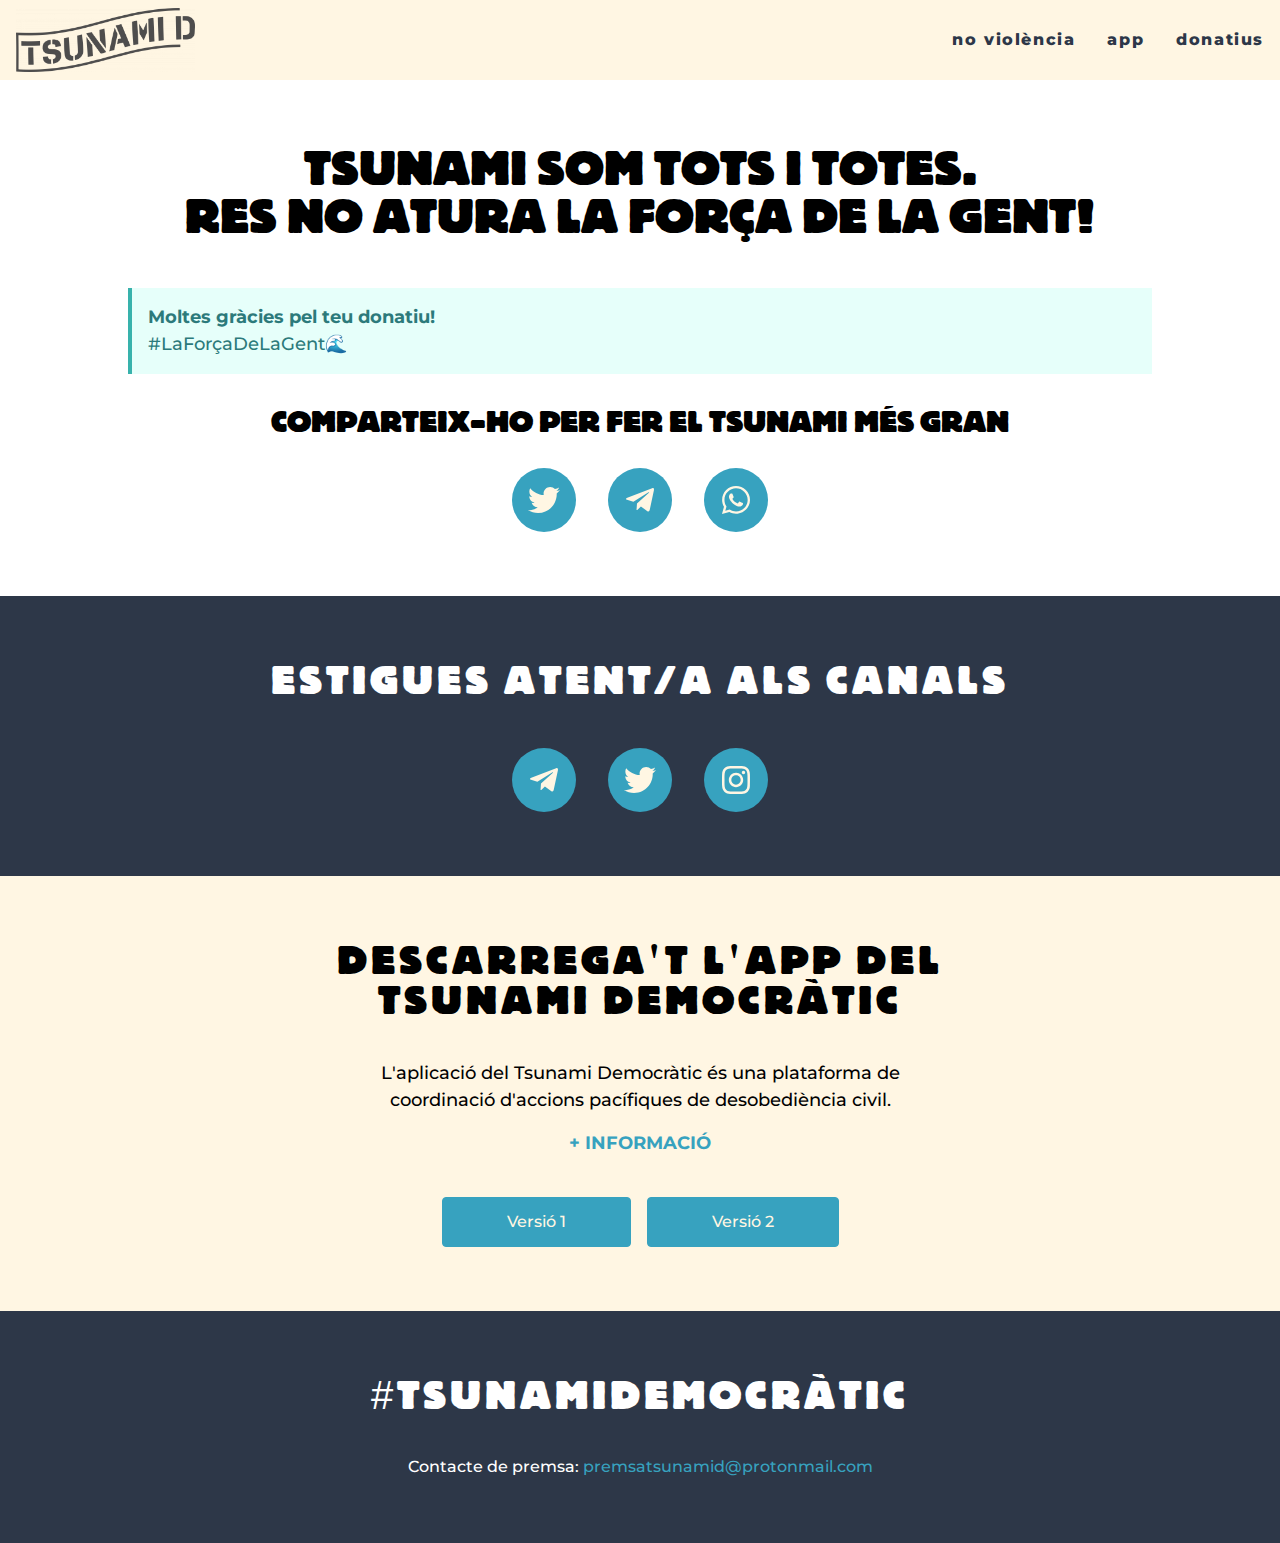
<file: gracies.html>
<!DOCTYPE html><html><head><meta charset="utf-8"><meta name="viewport" content="width=device-width, user-scalable=no"><link rel="stylesheet" type="text/css" href="main.cfd4d0ff.css"><link href="https://fonts.googleapis.com/css?family=Montserrat:500,700,800&display=swap" rel="stylesheet"><link rel="icon" href="favicon.d1972434.png"><title>Tsunami Democràtic</title></head><body> <header class="fixed top-0 w-full bg-beige z-50"> <div class="container flex flex-wrap items-center justify-between"> <div class="logo h-20 flex items-center"> <a href="./"> <img src="logo.a26f0379.png" alt="Tsunami Democràtic" class="h-16 w-auto"> </a> </div> <div class="block lg:hidden"> <button class="navbar-toggler focus:outline-none" data-toggle="collapse" data-target="#nav" aria-expanded="false"> <span class="icon-bar icon-bar--top block bg-blue"></span> <span class="icon-bar icon-bar--middle block bg-blue"></span> <span class="icon-bar icon-bar--bottom block bg-blue"></span> </button> </div> <nav id="nav" class="nav hidden lg:block w-full lg:w-auto"> <ul class="lg:flex py-2 lg:-mx-4"> <li class="py-1 lg:px-4"><a href="noviolencia.html" class="font-extrabold tracking-widest text-gray-800 hover:text-blue-darker lowercase">No violència</a></li> <li class="py-1 lg:px-4"><a href="app.html" class="font-extrabold tracking-widest text-gray-800 hover:text-blue-darker lowercase">App</a></li> <li class="py-1 lg:px-4"><a href="donatius.html" class="font-extrabold tracking-widest text-gray-800 hover:text-blue-darker lowercase">Donatius</a></li> </ul> </nav> </div>
</header> <main class="py-8 lg:py-16" role="main"> <div class="container"> <article class="max-w-5xl mx-auto text-lg"> <h1 class="mb-8 lg:mb-12 font-title font-heavy text-3xl lg:text-5xl leading-none text-center uppercase">Tsunami som tots i totes.<br>Res no atura la força de la gent!</h1> <div class="mb-8 bg-teal-100 border-l-4 border-teal-500 text-teal-700 p-4" role="alert"> <p class="font-bold">Moltes gràcies pel teu donatiu!</p> <p>#LaForçaDeLaGent🌊</p> </div> <h1 class="mb-4 lg:mb-8 font-title font-heavy text-xl lg:text-3xl leading-none text-center uppercase">Comparteix-ho per fer el Tsunami més gran</h1> <ul class="flex items-center justify-center -mx-4"> <li class="px-4"> <a href="https://twitter.com/intent/tweet/?text=%F0%9F%8C%8AEl%20Tsunami%20Democr%C3%A0tic%20el%20fem%20entre%20totes%20i%20tots!%20Contribueix-hi%20amb%20un%20donatiu%20a%20partir%20de%205%E2%82%AC.%20Jo%20ja%20l&#x27;he%20fet!&amp;url=https%3A%2F%2Ftsdem.gitlab.io%2Fdonatius.html" target="_blank" aria-label="Comparteix a Twitter" rel="noopener noreferral" class="flex items-center justify-center w-12 h-12 lg:w-16 lg:h-16 rounded-full text-beige bg-blue hover:bg-blue-darker"><svg aria-hidden="true" data-prefix="fab" data-icon="twitter" class="svg-inline--fa fa-twitter fa-w-16 w-6 h-6 lg:w-8 lg:h-8" xmlns="http://www.w3.org/2000/svg" viewBox="0 0 512 512"><path fill="currentColor" d="M459.37 151.716c.325 4.548.325 9.097.325 13.645 0 138.72-105.583 298.558-298.558 298.558-59.452 0-114.68-17.219-161.137-47.106 8.447.974 16.568 1.299 25.34 1.299 49.055 0 94.213-16.568 130.274-44.832-46.132-.975-84.792-31.188-98.112-72.772 6.498.974 12.995 1.624 19.818 1.624 9.421 0 18.843-1.3 27.614-3.573-48.081-9.747-84.143-51.98-84.143-102.985v-1.299c13.969 7.797 30.214 12.67 47.431 13.319-28.264-18.843-46.781-51.005-46.781-87.391 0-19.492 5.197-37.36 14.294-52.954 51.655 63.675 129.3 105.258 216.365 109.807-1.624-7.797-2.599-15.918-2.599-24.04 0-57.828 46.782-104.934 104.934-104.934 30.213 0 57.502 12.67 76.67 33.137 23.715-4.548 46.456-13.32 66.599-25.34-7.798 24.366-24.366 44.833-46.132 57.827 21.117-2.273 41.584-8.122 60.426-16.243-14.292 20.791-32.161 39.308-52.628 54.253z"/></svg></a> </li> <li class="px-4"> <a href="https://telegram.me/share/url?text=%F0%9F%8C%8AEl%20Tsunami%20Democr%C3%A0tic%20el%20fem%20entre%20totes%20i%20tots!%20Contribueix-hi%20amb%20un%20donatiu%20a%20partir%20de%205%E2%82%AC.%20Jo%20ja%20l&#x27;he%20fet!&amp;url=https%3A%2F%2Ftsdem.gitlab.io%2Fdonatius.html" target="_blank" aria-label="Comparteix a WhatsApp" rel="noopener noreferral" class="flex items-center justify-center w-12 h-12 lg:w-16 lg:h-16 rounded-full text-beige bg-blue hover:bg-blue-darker"><svg aria-hidden="true" data-prefix="fab" data-icon="telegram-plane" class="svg-inline--fa fa-telegram-plane fa-w-14 w-6 h-6 lg:w-8 lg:h-8" xmlns="http://www.w3.org/2000/svg" viewBox="0 0 448 512"><path fill="currentColor" d="M446.7 98.6l-67.6 318.8c-5.1 22.5-18.4 28.1-37.3 17.5l-103-75.9-49.7 47.8c-5.5 5.5-10.1 10.1-20.7 10.1l7.4-104.9 190.9-172.5c8.3-7.4-1.8-11.5-12.9-4.1L117.8 284 16.2 252.2c-22.1-6.9-22.5-22.1 4.6-32.7L418.2 66.4c18.4-6.9 34.5 4.1 28.5 32.2z"/></svg></a> </li> <li class="px-4"> <a href="https://telegram.me/share/url?text=%F0%9F%8C%8AEl%20Tsunami%20Democr%C3%A0tic%20el%20fem%20entre%20totes%20i%20tots!%20Contribueix-hi%20amb%20un%20donatiu%20a%20partir%20de%205%E2%82%AC.%20Jo%20ja%20l&#x27;he%20fet!&amp;url=https%3A%2F%2Ftsdem.gitlab.io%2Fdonatius.html" target="_blank" aria-label="Comparteix a Telegram" rel="noopener noreferral" class="flex items-center justify-center w-12 h-12 lg:w-16 lg:h-16 rounded-full text-beige bg-blue hover:bg-blue-darker"><svg aria-hidden="true" data-prefix="fab" data-icon="whatsapp" class="svg-inline--fa fa-whatsapp fa-w-14 w-6 h-6 lg:w-8 lg:h-8" xmlns="http://www.w3.org/2000/svg" viewBox="0 0 448 512"><path fill="currentColor" d="M380.9 97.1C339 55.1 283.2 32 223.9 32c-122.4 0-222 99.6-222 222 0 39.1 10.2 77.3 29.6 111L0 480l117.7-30.9c32.4 17.7 68.9 27 106.1 27h.1c122.3 0 224.1-99.6 224.1-222 0-59.3-25.2-115-67.1-157zm-157 341.6c-33.2 0-65.7-8.9-94-25.7l-6.7-4-69.8 18.3L72 359.2l-4.4-7c-18.5-29.4-28.2-63.3-28.2-98.2 0-101.7 82.8-184.5 184.6-184.5 49.3 0 95.6 19.2 130.4 54.1 34.8 34.9 56.2 81.2 56.1 130.5 0 101.8-84.9 184.6-186.6 184.6zm101.2-138.2c-5.5-2.8-32.8-16.2-37.9-18-5.1-1.9-8.8-2.8-12.5 2.8-3.7 5.6-14.3 18-17.6 21.8-3.2 3.7-6.5 4.2-12 1.4-32.6-16.3-54-29.1-75.5-66-5.7-9.8 5.7-9.1 16.3-30.3 1.8-3.7.9-6.9-.5-9.7-1.4-2.8-12.5-30.1-17.1-41.2-4.5-10.8-9.1-9.3-12.5-9.5-3.2-.2-6.9-.2-10.6-.2-3.7 0-9.7 1.4-14.8 6.9-5.1 5.6-19.4 19-19.4 46.3 0 27.3 19.9 53.7 22.6 57.4 2.8 3.7 39.1 59.7 94.8 83.8 35.2 15.2 49 16.5 66.6 13.9 10.7-1.6 32.8-13.4 37.4-26.4 4.6-13 4.6-24.1 3.2-26.4-1.3-2.5-5-3.9-10.5-6.6z"/></svg></a> </li> </ul> </article> </div> </main> <section class="py-8 lg:py-16 text-white bg-gray-800"> <div class="container"> <h2 class="max-w-3xl mx-auto mb-8 lg:mb-12 font-title font-black text-center text-2xl lg:text-4xl leading-none tracking-widest uppercase">Estigues atent/a als canals</h2> <ul class="flex items-center justify-center -mx-4"> <li class="px-4"> <a href="http://t.me/tsunamid" target="_blank" rel="noopener noreferral" class="flex items-center justify-center w-12 h-12 lg:w-16 lg:h-16 rounded-full text-beige bg-blue hover:bg-blue-darker"><svg aria-hidden="true" data-prefix="fab" data-icon="telegram-plane" class="svg-inline--fa fa-telegram-plane fa-w-14 w-6 h-6 lg:w-8 lg:h-8" xmlns="http://www.w3.org/2000/svg" viewBox="0 0 448 512"><path fill="currentColor" d="M446.7 98.6l-67.6 318.8c-5.1 22.5-18.4 28.1-37.3 17.5l-103-75.9-49.7 47.8c-5.5 5.5-10.1 10.1-20.7 10.1l7.4-104.9 190.9-172.5c8.3-7.4-1.8-11.5-12.9-4.1L117.8 284 16.2 252.2c-22.1-6.9-22.5-22.1 4.6-32.7L418.2 66.4c18.4-6.9 34.5 4.1 28.5 32.2z"/></svg></a> </li> <li class="px-4"> <a href="http://twitter.com/tsunami_dem" target="_blank" rel="noopener noreferral" class="flex items-center justify-center w-12 h-12 lg:w-16 lg:h-16 rounded-full text-beige bg-blue hover:bg-blue-darker"><svg aria-hidden="true" data-prefix="fab" data-icon="twitter" class="svg-inline--fa fa-twitter fa-w-16 w-6 h-6 lg:w-8 lg:h-8" xmlns="http://www.w3.org/2000/svg" viewBox="0 0 512 512"><path fill="currentColor" d="M459.37 151.716c.325 4.548.325 9.097.325 13.645 0 138.72-105.583 298.558-298.558 298.558-59.452 0-114.68-17.219-161.137-47.106 8.447.974 16.568 1.299 25.34 1.299 49.055 0 94.213-16.568 130.274-44.832-46.132-.975-84.792-31.188-98.112-72.772 6.498.974 12.995 1.624 19.818 1.624 9.421 0 18.843-1.3 27.614-3.573-48.081-9.747-84.143-51.98-84.143-102.985v-1.299c13.969 7.797 30.214 12.67 47.431 13.319-28.264-18.843-46.781-51.005-46.781-87.391 0-19.492 5.197-37.36 14.294-52.954 51.655 63.675 129.3 105.258 216.365 109.807-1.624-7.797-2.599-15.918-2.599-24.04 0-57.828 46.782-104.934 104.934-104.934 30.213 0 57.502 12.67 76.67 33.137 23.715-4.548 46.456-13.32 66.599-25.34-7.798 24.366-24.366 44.833-46.132 57.827 21.117-2.273 41.584-8.122 60.426-16.243-14.292 20.791-32.161 39.308-52.628 54.253z"/></svg></a> </li> <li class="px-4"> <a href="http://instagram.com/tsunami_dem" target="_blank" rel="noopener noreferral" class="flex items-center justify-center w-12 h-12 lg:w-16 lg:h-16 rounded-full text-beige bg-blue hover:bg-blue-darker"><svg aria-hidden="true" data-prefix="fab" data-icon="instagram" class="svg-inline--fa fa-instagram fa-w-14 w-6 h-6 lg:w-8 lg:h-8" xmlns="http://www.w3.org/2000/svg" viewBox="0 0 448 512"><path fill="currentColor" d="M224.1 141c-63.6 0-114.9 51.3-114.9 114.9s51.3 114.9 114.9 114.9S339 319.5 339 255.9 287.7 141 224.1 141zm0 189.6c-41.1 0-74.7-33.5-74.7-74.7s33.5-74.7 74.7-74.7 74.7 33.5 74.7 74.7-33.6 74.7-74.7 74.7zm146.4-194.3c0 14.9-12 26.8-26.8 26.8-14.9 0-26.8-12-26.8-26.8s12-26.8 26.8-26.8 26.8 12 26.8 26.8zm76.1 27.2c-1.7-35.9-9.9-67.7-36.2-93.9-26.2-26.2-58-34.4-93.9-36.2-37-2.1-147.9-2.1-184.9 0-35.8 1.7-67.6 9.9-93.9 36.1s-34.4 58-36.2 93.9c-2.1 37-2.1 147.9 0 184.9 1.7 35.9 9.9 67.7 36.2 93.9s58 34.4 93.9 36.2c37 2.1 147.9 2.1 184.9 0 35.9-1.7 67.7-9.9 93.9-36.2 26.2-26.2 34.4-58 36.2-93.9 2.1-37 2.1-147.8 0-184.8zM398.8 388c-7.8 19.6-22.9 34.7-42.6 42.6-29.5 11.7-99.5 9-132.1 9s-102.7 2.6-132.1-9c-19.6-7.8-34.7-22.9-42.6-42.6-11.7-29.5-9-99.5-9-132.1s-2.6-102.7 9-132.1c7.8-19.6 22.9-34.7 42.6-42.6 29.5-11.7 99.5-9 132.1-9s102.7-2.6 132.1 9c19.6 7.8 34.7 22.9 42.6 42.6 11.7 29.5 9 99.5 9 132.1s2.7 102.7-9 132.1z"/></svg></a> </li> </ul> </div>
</section> <section class="py-8 lg:py-16 bg-beige text-center"> <div class="container"> <h2 class="max-w-2xl mx-auto mb-8 lg:mb-10 font-title font-black text-center text-2xl lg:text-4xl leading-none tracking-widest uppercase">Descarrega't l'App del Tsunami Democràtic</h2> <p class="max-w-xl mx-auto mb-4 text-lg">L'aplicació del Tsunami Democràtic és una plataforma de coordinació d'accions pacífiques de desobediència civil.</p> <a href="app.html" class="table mb-8 lg:mb-10 max-w-2xl mx-auto font-bold text-lg text-blue hover:text-blue-darker hover:underline uppercase">+ Informació</a> <ul class="flex flex-wrap justify-center -mx-2 -mb-2"> <li class="mb-2 px-2"><a href="https://t.me/apptsunamidemocratic/20" class="btn px-16 btn-primary">Versió 1</a></li> <li class="mb-2 px-2"><a href="https://t.me/apptsunamidemocratic/21" class="btn px-16 btn-primary">Versió 2</a></li> </ul> </div>
</section> <section class="py-8 lg:py-16 bg-gray-800 text-white"> <div class="container"> <h2 class="max-w-xl mx-auto mb-8 lg:mb-10 font-title text-center text-2xl lg:text-4xl leading-none lg:tracking-widest uppercase">#TsunamiDemocràtic</h2> <p class="text-center">Contacte de premsa: <a href="mailto:premsatsunamid@protonmail.com" class="text-blue hover:text-blue-darker hover:underline">premsatsunamid@protonmail.com</a></p> </div>
</section> <script src="main.499190cf.js"></script> </body></html>
</file>
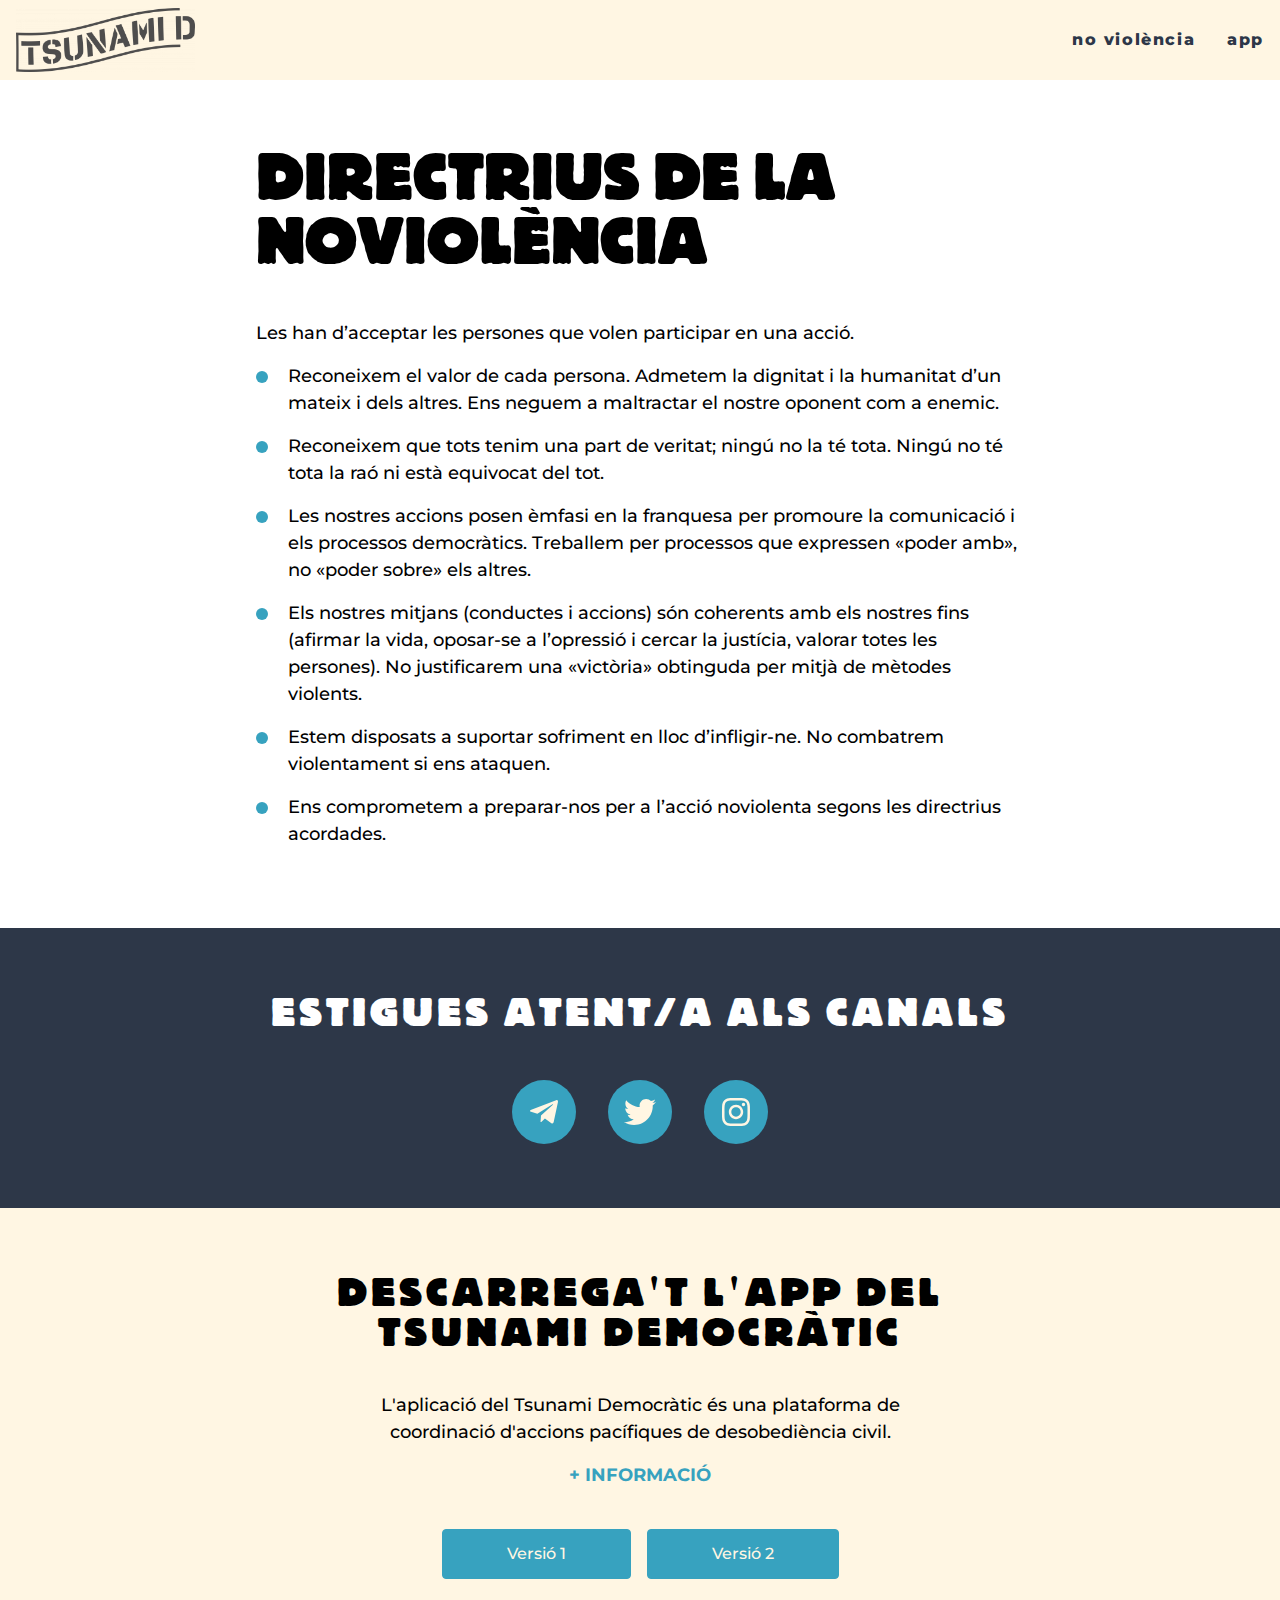
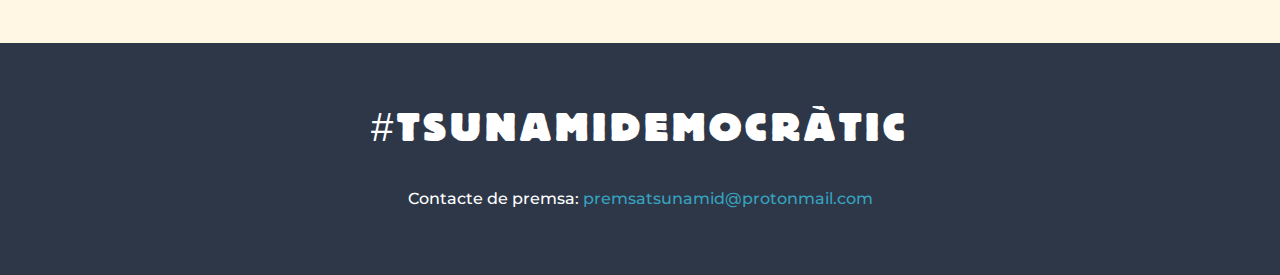
<file: noviolencia.html>
<!DOCTYPE html><html><head><meta charset="utf-8"><meta name="viewport" content="width=device-width, user-scalable=no"><link rel="stylesheet" type="text/css" href="main.70eec509.css"><link href="https://fonts.googleapis.com/css?family=Montserrat:500,700,800&display=swap" rel="stylesheet"><link rel="icon" href="favicon.d1972434.png"><title>Tsunami Democràtic</title></head><body> <header class="fixed top-0 w-full bg-beige"> <div class="container flex flex-wrap items-center justify-between"> <div class="logo h-20 flex items-center"> <a href="./"> <img src="logo.a26f0379.png" alt="Tsunami Democràtic" class="h-16 w-auto"> </a> </div> <div class="block lg:hidden"> <button class="navbar-toggler focus:outline-none" data-toggle="collapse" data-target="#nav" aria-expanded="false"> <span class="icon-bar icon-bar--top block bg-blue"></span> <span class="icon-bar icon-bar--middle block bg-blue"></span> <span class="icon-bar icon-bar--bottom block bg-blue"></span> </button> </div> <nav id="nav" class="nav hidden lg:block w-full lg:w-auto"> <ul class="lg:flex py-2 lg:-mx-4"> <li class="py-1 lg:px-4"><a href="noviolencia.html" class="font-extrabold tracking-widest text-gray-800 hover:text-blue-darker lowercase">No violència</a></li> <li class="py-1 lg:px-4"><a href="app.html" class="font-extrabold tracking-widest text-gray-800 hover:text-blue-darker lowercase">App</a></li> </ul> </nav> </div>
</header> <main class="py-8 lg:py-16" role="main"> <div class="container"> <article class="max-w-3xl mx-auto text-lg"> <h1 class="mb-8 lg:mb-12 font-title font-heavy text-4xl lg:text-6xl leading-none uppercase">Directrius de la noviolència</h1> <p class="mb-4">Les han d’acceptar les persones que volen participar en una acció.</p> <ul class="pl-8"> <li class="mb-4 li-blue">Reconeixem el valor de cada persona. Admetem la dignitat i la humanitat d’un mateix i dels altres. Ens neguem a maltractar el nostre oponent com a enemic.</li> <li class="mb-4 li-blue">Reconeixem que tots tenim una part de veritat; ningú no la té tota. Ningú no té tota la raó ni està equivocat del tot.</li> <li class="mb-4 li-blue">Les nostres accions posen èmfasi en la franquesa per promoure la comunicació i els processos democràtics. Treballem per processos que expressen «poder amb», no «poder sobre» els altres.</li> <li class="mb-4 li-blue">Els nostres mitjans (conductes i accions) són coherents amb els nostres fins (afirmar la vida, oposar-se a l’opressió i cercar la justícia, valorar totes les persones). No justificarem una «victòria» obtinguda per mitjà de mètodes violents.</li> <li class="mb-4 li-blue">Estem disposats a suportar sofriment en lloc d’infligir-ne. No combatrem violentament si ens ataquen.</li> <li class="mb-4 li-blue">Ens comprometem a preparar-nos per a l’acció noviolenta segons les directrius acordades.</li> </ul> </article> </div> </main> <section class="py-8 lg:py-16 text-white bg-gray-800"> <div class="container"> <h2 class="max-w-3xl mx-auto mb-8 lg:mb-12 font-title font-black text-center text-2xl lg:text-4xl leading-none tracking-widest uppercase">Estigues atent/a als canals</h2> <ul class="flex items-center justify-center -mx-4"> <li class="px-4"> <a href="http://t.me/tsunamid" target="_blank" rel="noopener noreferral" class="flex items-center justify-center w-12 h-12 lg:w-16 lg:h-16 rounded-full text-beige bg-blue hover:bg-blue-darker"><svg aria-hidden="true" data-prefix="fab" data-icon="telegram-plane" class="svg-inline--fa fa-telegram-plane fa-w-14 w-6 h-6 lg:w-8 lg:h-8" xmlns="http://www.w3.org/2000/svg" viewBox="0 0 448 512"><path fill="currentColor" d="M446.7 98.6l-67.6 318.8c-5.1 22.5-18.4 28.1-37.3 17.5l-103-75.9-49.7 47.8c-5.5 5.5-10.1 10.1-20.7 10.1l7.4-104.9 190.9-172.5c8.3-7.4-1.8-11.5-12.9-4.1L117.8 284 16.2 252.2c-22.1-6.9-22.5-22.1 4.6-32.7L418.2 66.4c18.4-6.9 34.5 4.1 28.5 32.2z"/></svg></a> </li> <li class="px-4"> <a href="http://twitter.com/tsunami_dem" target="_blank" rel="noopener noreferral" class="flex items-center justify-center w-12 h-12 lg:w-16 lg:h-16 rounded-full text-beige bg-blue hover:bg-blue-darker"><svg aria-hidden="true" data-prefix="fab" data-icon="twitter" class="svg-inline--fa fa-twitter fa-w-16 w-6 h-6 lg:w-8 lg:h-8" xmlns="http://www.w3.org/2000/svg" viewBox="0 0 512 512"><path fill="currentColor" d="M459.37 151.716c.325 4.548.325 9.097.325 13.645 0 138.72-105.583 298.558-298.558 298.558-59.452 0-114.68-17.219-161.137-47.106 8.447.974 16.568 1.299 25.34 1.299 49.055 0 94.213-16.568 130.274-44.832-46.132-.975-84.792-31.188-98.112-72.772 6.498.974 12.995 1.624 19.818 1.624 9.421 0 18.843-1.3 27.614-3.573-48.081-9.747-84.143-51.98-84.143-102.985v-1.299c13.969 7.797 30.214 12.67 47.431 13.319-28.264-18.843-46.781-51.005-46.781-87.391 0-19.492 5.197-37.36 14.294-52.954 51.655 63.675 129.3 105.258 216.365 109.807-1.624-7.797-2.599-15.918-2.599-24.04 0-57.828 46.782-104.934 104.934-104.934 30.213 0 57.502 12.67 76.67 33.137 23.715-4.548 46.456-13.32 66.599-25.34-7.798 24.366-24.366 44.833-46.132 57.827 21.117-2.273 41.584-8.122 60.426-16.243-14.292 20.791-32.161 39.308-52.628 54.253z"/></svg></a> </li> <li class="px-4"> <a href="http://instagram.com/tsunami_dem" target="_blank" rel="noopener noreferral" class="flex items-center justify-center w-12 h-12 lg:w-16 lg:h-16 rounded-full text-beige bg-blue hover:bg-blue-darker"><svg aria-hidden="true" data-prefix="fab" data-icon="instagram" class="svg-inline--fa fa-instagram fa-w-14 w-6 h-6 lg:w-8 lg:h-8" xmlns="http://www.w3.org/2000/svg" viewBox="0 0 448 512"><path fill="currentColor" d="M224.1 141c-63.6 0-114.9 51.3-114.9 114.9s51.3 114.9 114.9 114.9S339 319.5 339 255.9 287.7 141 224.1 141zm0 189.6c-41.1 0-74.7-33.5-74.7-74.7s33.5-74.7 74.7-74.7 74.7 33.5 74.7 74.7-33.6 74.7-74.7 74.7zm146.4-194.3c0 14.9-12 26.8-26.8 26.8-14.9 0-26.8-12-26.8-26.8s12-26.8 26.8-26.8 26.8 12 26.8 26.8zm76.1 27.2c-1.7-35.9-9.9-67.7-36.2-93.9-26.2-26.2-58-34.4-93.9-36.2-37-2.1-147.9-2.1-184.9 0-35.8 1.7-67.6 9.9-93.9 36.1s-34.4 58-36.2 93.9c-2.1 37-2.1 147.9 0 184.9 1.7 35.9 9.9 67.7 36.2 93.9s58 34.4 93.9 36.2c37 2.1 147.9 2.1 184.9 0 35.9-1.7 67.7-9.9 93.9-36.2 26.2-26.2 34.4-58 36.2-93.9 2.1-37 2.1-147.8 0-184.8zM398.8 388c-7.8 19.6-22.9 34.7-42.6 42.6-29.5 11.7-99.5 9-132.1 9s-102.7 2.6-132.1-9c-19.6-7.8-34.7-22.9-42.6-42.6-11.7-29.5-9-99.5-9-132.1s-2.6-102.7 9-132.1c7.8-19.6 22.9-34.7 42.6-42.6 29.5-11.7 99.5-9 132.1-9s102.7-2.6 132.1 9c19.6 7.8 34.7 22.9 42.6 42.6 11.7 29.5 9 99.5 9 132.1s2.7 102.7-9 132.1z"/></svg></a> </li> </ul> </div>
</section> <section class="py-8 lg:py-16 bg-beige text-center"> <div class="container"> <h2 class="max-w-2xl mx-auto mb-8 lg:mb-10 font-title font-black text-center text-2xl lg:text-4xl leading-none tracking-widest uppercase">Descarrega't l'App del Tsunami Democràtic</h2> <p class="max-w-xl mx-auto mb-4 text-lg">L'aplicació del Tsunami Democràtic és una plataforma de coordinació d'accions pacífiques de desobediència civil.</p> <a href="app.html" class="table mb-8 lg:mb-10 max-w-2xl mx-auto font-bold text-lg text-blue hover:text-blue-darker hover:underline uppercase">+ Informació</a> <ul class="flex flex-wrap justify-center -mx-2 -mb-2"> <li class="mb-2 px-2"><a href="https://github.com/s3rrallonga/tsunami/raw/master/app/app-armeabi-v7a-release.apk" download="" class="btn px-16 btn-primary">Versió 1</a></li> <li class="mb-2 px-2"><a href="https://github.com/s3rrallonga/tsunami/raw/master/app/app-arm64-v8a-release.apk" download="" class="btn px-16 btn-primary">Versió 2</a></li> </ul> </div>
</section> <section class="py-8 lg:py-16 bg-gray-800 text-white"> <div class="container"> <h2 class="max-w-xl mx-auto mb-8 lg:mb-10 font-title text-center text-2xl lg:text-4xl leading-none lg:tracking-widest uppercase">#TsunamiDemocràtic</h2> <p class="text-center">Contacte de premsa: <a href="mailto:premsatsunamid@protonmail.com" class="text-blue hover:text-blue-darker hover:underline">premsatsunamid@protonmail.com</a></p> </div>
</section> <script src="main.c4f8457b.js"></script> </body></html>
</file>
<file: main.cfd4d0ff.css>
html{line-height:1.15;-webkit-text-size-adjust:100%}body{margin:0}main{display:block}h1{font-size:2em;margin:.67em 0}a{background-color:transparent}strong{font-weight:bolder}small{font-size:80%}img{border-style:none}button,input{font-family:inherit;font-size:100%;line-height:1.15;margin:0}button,input{overflow:visible}button{text-transform:none}[type=button],[type=reset],[type=submit],button{-webkit-appearance:button}[type=button]::-moz-focus-inner,[type=reset]::-moz-focus-inner,[type=submit]::-moz-focus-inner,button::-moz-focus-inner{border-style:none;padding:0}[type=button]:-moz-focusring,[type=reset]:-moz-focusring,[type=submit]:-moz-focusring,button:-moz-focusring{outline:1px dotted ButtonText}legend{box-sizing:border-box;color:inherit;display:table;max-width:100%;padding:0;white-space:normal}[type=checkbox],[type=radio]{box-sizing:border-box;padding:0}[type=number]::-webkit-inner-spin-button,[type=number]::-webkit-outer-spin-button{height:auto}[type=search]{-webkit-appearance:textfield;outline-offset:-2px}[type=search]::-webkit-search-decoration{-webkit-appearance:none}::-webkit-file-upload-button{-webkit-appearance:button;font:inherit}[hidden]{display:none}html{box-sizing:border-box;font-family:sans-serif}*,:after,:before{box-sizing:inherit}figure,h1,h2,h3,p{margin:0}button{background:0 0;padding:0}button:focus{outline:1px dotted;outline:5px auto -webkit-focus-ring-color}ol,ul{margin:0;padding:0}ol,ul{list-style:none}html{font-family:-apple-system,BlinkMacSystemFont,Segoe UI,Roboto,Helvetica Neue,Arial,Noto Sans,sans-serif,Apple Color Emoji,Segoe UI Emoji,Segoe UI Symbol,Noto Color Emoji;line-height:1.5}*,:after,:before{border:0 solid #e2e8f0}img{border-style:solid}input::-webkit-input-placeholder{color:#a0aec0}input::-moz-placeholder{color:#a0aec0}input:-ms-input-placeholder{color:#a0aec0}input::-ms-input-placeholder{color:#a0aec0}input::placeholder{color:#a0aec0}[role=button],button{cursor:pointer}table{border-collapse:collapse}h1,h2,h3{font-size:inherit;font-weight:inherit}a{color:inherit;text-decoration:inherit}button,input{padding:0;line-height:inherit;color:inherit}canvas,img,svg{display:block;vertical-align:middle}img{max-width:100%;height:auto}.container{width:100%;margin-right:auto;margin-left:auto;padding-right:1rem;padding-left:1rem}@media (min-width:640px){.container{max-width:640px}}@media (min-width:768px){.container{max-width:768px}}@media (min-width:1024px){.container{max-width:1024px}}@media (min-width:1280px){.container{max-width:1280px}}body{padding-top:5rem;font-family:Montserrat,sans-serif;font-weight:500;-webkit-font-smoothing:antialiased;-moz-osx-font-smoothing:grayscale}.btn,.transition,a,button{transition:color .3s,background-color .3s,border-color .3s,opacity .3s,box-shadow .3s}::-moz-selection{color:#fff6e3;background-color:#3191ab}::selection{color:#fff6e3;background-color:#3191ab}.item-link{position:absolute;top:0;right:0;bottom:0;left:0;opacity:0;z-index:10;border:0;font-size:0;text-indent:-9999px;white-space:nowrap}@font-face{font-family:BlockBE;src:url(BlockBEHeavy.bbebedd4.woff2) format("woff2"),url(BlockBEHeavy.7788ebd0.woff) format("woff");font-weight:900;font-style:normal}.btn{display:inline-flex;padding:1rem 2rem;border-radius:.25rem;line-height:1;border-width:1px;border-style:solid}.btn-primary{border-color:#37a2bf;background-color:#37a2bf;color:#fff6e3}.btn-primary:active,.btn-primary:focus,.btn-primary:hover{border-color:#3191ab;background-color:#3191ab}.btn-beige{border-color:#fff6e3;background-color:#fff6e3;color:#3191ab}.btn-beige:active,.btn-beige:focus,.btn-beige:hover{border-color:#ffe6b2;background-color:#ffe6b2}.faq-toggler{position:relative;display:block;width:23px;height:23px;margin-top:.25rem;margin-left:.5rem;font-style:normal;transform-origin:center;transition:transform .4s ease}.faq-toggler:after,.faq-toggler:before{position:absolute;top:10px;left:0;width:23px;height:2px;background-color:#fff6e3;transform-origin:center center;transition:transform .3s ease;content:""}.faq-toggler:before{transform:rotate(180deg)}.faq-toggler:after{transform:rotate(90deg)}[aria-expanded=true] .faq-toggler:after,[aria-expanded=true] .faq-toggler:before{transform:rotate(1turn)}@media (min-width:1024px){.nav{display:block!important}}.navbar-toggler .icon-bar{width:30px;height:2px;transition:all .3s ease}.navbar-toggler .icon-bar+.icon-bar{margin-top:7px}.navbar-toggler .icon-bar--top{transform:rotate(45deg);transform-origin:7.5% 7.5%}.navbar-toggler .icon-bar--middle{opacity:0}.navbar-toggler .icon-bar--bottom{transform:rotate(-45deg);transform-origin:7.5% 92.5%}.navbar-toggler[aria-expanded=false] .icon-bar--top{transform:rotate(0)}.navbar-toggler[aria-expanded=false] .icon-bar--middle{opacity:1}.navbar-toggler[aria-expanded=false] .icon-bar--bottom{transform:rotate(0)}.bg-home-hero{background-image:url(hero.3cef2cc5.jpg)}.li-blue:before{width:.75rem;height:.75rem;display:inline-block;vertical-align:middle;margin-right:1.25rem;border-radius:100%;margin-left:-2rem;background-color:#37a2bf;content:""}.bg-black{background-color:#000}.bg-white{background-color:#fff}.bg-blue{background-color:#37a2bf}.bg-blue-darker{background-color:#3191ab}.bg-beige{background-color:#fff6e3}.bg-gray-800{background-color:#2d3748}.bg-red-100{background-color:#fff5f5}.bg-teal-100{background-color:#e6fffa}.hover\:bg-blue-darker:hover{background-color:#3191ab}.bg-center{background-position:50%}.bg-no-repeat{background-repeat:no-repeat}.bg-cover{background-size:cover}.border-beige{border-color:#fff6e3}.border-red-500{border-color:#f56565}.border-teal-500{border-color:#38b2ac}.hover\:border-beige-darker:hover{border-color:#ffe6b2}.rounded-lg{border-radius:.5rem}.rounded-full{border-radius:9999px}.border-2{border-width:2px}.border-l-4{border-left-width:4px}.border-b{border-bottom-width:1px}.cursor-pointer{cursor:pointer}.block{display:block}.flex{display:flex}.table{display:table}.hidden{display:none}.flex-col{flex-direction:column}.flex-wrap{flex-wrap:wrap}.items-start{align-items:flex-start}.items-center{align-items:center}.justify-center{justify-content:center}.justify-between{justify-content:space-between}.font-title{font-family:BlockBE,sans-serif}.font-bold{font-weight:700}.font-extrabold{font-weight:800}.font-black{font-weight:900}.h-6{height:1.5rem}.h-12{height:3rem}.h-16{height:4rem}.h-20{height:5rem}.h-24{height:6rem}.h-full{height:100%}.leading-none{line-height:1}.leading-tight{line-height:1.25}.list-decimal{list-style-type:decimal}.mx-auto{margin-left:auto;margin-right:auto}.-mx-2{margin-left:-.5rem;margin-right:-.5rem}.-mx-4{margin-left:-1rem;margin-right:-1rem}.mb-2{margin-bottom:.5rem}.mb-4{margin-bottom:1rem}.mb-6{margin-bottom:1.5rem}.mb-8{margin-bottom:2rem}.mb-10{margin-bottom:2.5rem}.mb-12{margin-bottom:3rem}.mb-16{margin-bottom:4rem}.-mb-2{margin-bottom:-.5rem}.max-w-xl{max-width:36rem}.max-w-2xl{max-width:42rem}.max-w-3xl{max-width:48rem}.max-w-5xl{max-width:64rem}.min-h-85vh{min-height:85vh}.opacity-0{opacity:0}.opacity-75{opacity:.75}.group:hover .group-hover\:opacity-100{opacity:1}.focus\:outline-none:focus{outline:0}.p-4{padding:1rem}.p-6{padding:1.5rem}.py-1{padding-top:.25rem;padding-bottom:.25rem}.py-2{padding-top:.5rem;padding-bottom:.5rem}.px-2{padding-left:.5rem;padding-right:.5rem}.py-3{padding-top:.75rem;padding-bottom:.75rem}.px-4{padding-left:1rem;padding-right:1rem}.py-8{padding-top:2rem;padding-bottom:2rem}.px-16{padding-left:4rem;padding-right:4rem}.pt-2{padding-top:.5rem}.pb-4{padding-bottom:1rem}.pl-8{padding-left:2rem}.pb-10{padding-bottom:2.5rem}.fixed{position:fixed}.absolute{position:absolute}.relative{position:relative}.inset-0{top:0;right:0;bottom:0;left:0}.top-0{top:0}.text-center{text-align:center}.text-black{color:#000}.text-white{color:#fff}.text-blue{color:#37a2bf}.text-blue-darker{color:#3191ab}.text-beige{color:#fff6e3}.text-gray-800{color:#2d3748}.text-red-700{color:#c53030}.text-red-800{color:#9b2c2c}.text-teal-700{color:#2c7a7b}.hover\:text-blue-darker:hover{color:#3191ab}.hover\:text-beige-darker:hover{color:#ffe6b2}.text-lg{font-size:1.125rem}.text-xl{font-size:1.25rem}.text-2xl{font-size:1.5rem}.text-3xl{font-size:1.875rem}.text-4xl{font-size:2.5rem}.uppercase{text-transform:uppercase}.lowercase{text-transform:lowercase}.hover\:underline:hover{text-decoration:underline}.tracking-wider{letter-spacing:.05em}.tracking-widest{letter-spacing:.1em}.w-6{width:1.5rem}.w-12{width:3rem}.w-20{width:5rem}.w-auto{width:auto}.w-1\/2{width:50%}.w-full{width:100%}.z-10{z-index:10}.z-50{z-index:50}@media (min-width:640px){.sm\:text-6xl{font-size:4rem}.sm\:w-1\/3{width:33.333333%}}@media (min-width:768px){.md\:h-24{height:6rem}.md\:mb-0{margin-bottom:0}.md\:mb-8{margin-bottom:2rem}.md\:px-4{padding-left:1rem;padding-right:1rem}.md\:pr-24{padding-right:6rem}.md\:text-3xl{font-size:1.875rem}.md\:w-24{width:6rem}.md\:w-2\/5{width:40%}.md\:w-3\/5{width:60%}}@media (min-width:1024px){.lg\:block{display:block}.lg\:flex{display:flex}.lg\:hidden{display:none}.lg\:justify-start{justify-content:flex-start}.lg\:h-8{height:2rem}.lg\:h-16{height:4rem}.lg\:-mx-4{margin-left:-1rem;margin-right:-1rem}.lg\:mb-0{margin-bottom:0}.lg\:mb-8{margin-bottom:2rem}.lg\:mb-10{margin-bottom:2.5rem}.lg\:mb-12{margin-bottom:3rem}.lg\:px-4{padding-left:1rem;padding-right:1rem}.lg\:py-16{padding-top:4rem;padding-bottom:4rem}.lg\:pr-12{padding-right:3rem}.lg\:text-xl{font-size:1.25rem}.lg\:text-3xl{font-size:1.875rem}.lg\:text-4xl{font-size:2.5rem}.lg\:text-5xl{font-size:3rem}.lg\:text-6xl{font-size:4rem}.lg\:text-7xl{font-size:6rem}.lg\:tracking-widest{letter-spacing:.1em}.lg\:tracking-subtitle{letter-spacing:.3em}.lg\:w-8{width:2rem}.lg\:w-16{width:4rem}.lg\:w-auto{width:auto}.lg\:w-1\/3{width:33.333333%}.lg\:w-2\/5{width:40%}.lg\:w-3\/5{width:60%}.lg\:w-1\/6{width:16.666667%}}@media (min-width:1280px){.xl\:text-5xl{font-size:3rem}}
</file>
<file: main.70eec509.css>
/*! normalize.css v8.0.1 | MIT License | github.com/necolas/normalize.css */html{line-height:1.15;-webkit-text-size-adjust:100%}body{margin:0}main{display:block}h1{font-size:2em;margin:.67em 0}a{background-color:transparent}strong{font-weight:bolder}small{font-size:80%}img{border-style:none}button,input{font-family:inherit;font-size:100%;line-height:1.15;margin:0}button,input{overflow:visible}button{text-transform:none}[type=button],[type=reset],[type=submit],button{-webkit-appearance:button}[type=button]::-moz-focus-inner,[type=reset]::-moz-focus-inner,[type=submit]::-moz-focus-inner,button::-moz-focus-inner{border-style:none;padding:0}[type=button]:-moz-focusring,[type=reset]:-moz-focusring,[type=submit]:-moz-focusring,button:-moz-focusring{outline:1px dotted ButtonText}legend{box-sizing:border-box;color:inherit;display:table;max-width:100%;padding:0;white-space:normal}[type=checkbox],[type=radio]{box-sizing:border-box;padding:0}[type=number]::-webkit-inner-spin-button,[type=number]::-webkit-outer-spin-button{height:auto}[type=search]{-webkit-appearance:textfield;outline-offset:-2px}[type=search]::-webkit-search-decoration{-webkit-appearance:none}::-webkit-file-upload-button{-webkit-appearance:button;font:inherit}[hidden]{display:none}html{box-sizing:border-box;font-family:sans-serif}*,:after,:before{box-sizing:inherit}figure,h1,h2,h3,p{margin:0}button{background:0 0;padding:0}button:focus{outline:1px dotted;outline:5px auto -webkit-focus-ring-color}ol,ul{margin:0;padding:0}ol,ul{list-style:none}html{font-family:-apple-system,BlinkMacSystemFont,Segoe UI,Roboto,Helvetica Neue,Arial,Noto Sans,sans-serif,Apple Color Emoji,Segoe UI Emoji,Segoe UI Symbol,Noto Color Emoji;line-height:1.5}*,:after,:before{border:0 solid #e2e8f0}img{border-style:solid}input::-webkit-input-placeholder{color:#a0aec0}input::-moz-placeholder{color:#a0aec0}input:-ms-input-placeholder{color:#a0aec0}input::-ms-input-placeholder{color:#a0aec0}input::placeholder{color:#a0aec0}[role=button],button{cursor:pointer}table{border-collapse:collapse}h1,h2,h3{font-size:inherit;font-weight:inherit}a{color:inherit;text-decoration:inherit}button,input{padding:0;line-height:inherit;color:inherit}canvas,img,svg{display:block;vertical-align:middle}img{max-width:100%;height:auto}.container{width:100%;margin-right:auto;margin-left:auto;padding-right:1rem;padding-left:1rem}@media (min-width:640px){.container{max-width:640px}}@media (min-width:768px){.container{max-width:768px}}@media (min-width:1024px){.container{max-width:1024px}}@media (min-width:1280px){.container{max-width:1280px}}body{padding-top:5rem;font-family:Montserrat,sans-serif;font-weight:500;-webkit-font-smoothing:antialiased;-moz-osx-font-smoothing:grayscale}.btn,.transition,a,button{transition:color .3s,background-color .3s,border-color .3s,opacity .3s,box-shadow .3s}::-moz-selection{color:#fff6e3;background-color:#3191ab}::selection{color:#fff6e3;background-color:#3191ab}.item-link{position:absolute;top:0;right:0;bottom:0;left:0;opacity:0;z-index:10;border:0;font-size:0;text-indent:-9999px;white-space:nowrap}@font-face{font-family:BlockBE;src:url(BlockBEHeavy.bbebedd4.woff2) format("woff2"),url(BlockBEHeavy.7788ebd0.woff) format("woff");font-weight:900;font-style:normal}.btn{display:inline-flex;padding:1rem 2rem;border-radius:.25rem;line-height:1;border-width:1px;border-style:solid}.btn-primary{border-color:#37a2bf;background-color:#37a2bf;color:#fff6e3}.btn-primary:active,.btn-primary:focus,.btn-primary:hover{border-color:#3191ab;background-color:#3191ab}.faq-toggler{position:relative;display:block;width:23px;height:23px;margin-top:.25rem;margin-left:.5rem;font-style:normal;transform-origin:center;transition:transform .4s ease}.faq-toggler:after,.faq-toggler:before{position:absolute;top:10px;left:0;width:23px;height:2px;background-color:#fff6e3;transform-origin:center center;transition:transform .3s ease;content:""}.faq-toggler:before{transform:rotate(180deg)}.faq-toggler:after{transform:rotate(90deg)}[aria-expanded=true] .faq-toggler:after,[aria-expanded=true] .faq-toggler:before{transform:rotate(1turn)}@media (min-width:1024px){.nav{display:block!important}}.navbar-toggler .icon-bar{width:30px;height:2px;transition:all .3s ease}.navbar-toggler .icon-bar+.icon-bar{margin-top:7px}.navbar-toggler .icon-bar--top{transform:rotate(45deg);transform-origin:7.5% 7.5%}.navbar-toggler .icon-bar--middle{opacity:0}.navbar-toggler .icon-bar--bottom{transform:rotate(-45deg);transform-origin:7.5% 92.5%}.navbar-toggler[aria-expanded=false] .icon-bar--top{transform:rotate(0)}.navbar-toggler[aria-expanded=false] .icon-bar--middle{opacity:1}.navbar-toggler[aria-expanded=false] .icon-bar--bottom{transform:rotate(0)}.bg-home-hero{background-image:url(hero.3cef2cc5.jpg)}.li-blue:before{width:.75rem;height:.75rem;display:inline-block;vertical-align:middle;margin-right:1.25rem;border-radius:100%;margin-left:-2rem;background-color:#37a2bf;content:""}.bg-black{background-color:#000}.bg-white{background-color:#fff}.bg-blue{background-color:#37a2bf}.bg-blue-darker{background-color:#3191ab}.bg-beige{background-color:#fff6e3}.bg-gray-800{background-color:#2d3748}.hover\:bg-blue-darker:hover{background-color:#3191ab}.bg-center{background-position:50%}.bg-no-repeat{background-repeat:no-repeat}.bg-cover{background-size:cover}.border-beige{border-color:#fff6e3}.rounded-lg{border-radius:.5rem}.rounded-full{border-radius:9999px}.border-b{border-bottom-width:1px}.cursor-pointer{cursor:pointer}.block{display:block}.flex{display:flex}.table{display:table}.hidden{display:none}.flex-col{flex-direction:column}.flex-wrap{flex-wrap:wrap}.items-start{align-items:flex-start}.items-center{align-items:center}.justify-center{justify-content:center}.justify-between{justify-content:space-between}.font-title{font-family:BlockBE,sans-serif}.font-bold{font-weight:700}.font-extrabold{font-weight:800}.font-black{font-weight:900}.h-6{height:1.5rem}.h-12{height:3rem}.h-16{height:4rem}.h-20{height:5rem}.h-24{height:6rem}.h-full{height:100%}.leading-none{line-height:1}.leading-tight{line-height:1.25}.list-decimal{list-style-type:decimal}.mx-auto{margin-left:auto;margin-right:auto}.-mx-2{margin-left:-.5rem;margin-right:-.5rem}.-mx-4{margin-left:-1rem;margin-right:-1rem}.mb-2{margin-bottom:.5rem}.mb-4{margin-bottom:1rem}.mb-6{margin-bottom:1.5rem}.mb-8{margin-bottom:2rem}.mb-10{margin-bottom:2.5rem}.-mb-2{margin-bottom:-.5rem}.max-w-xl{max-width:36rem}.max-w-2xl{max-width:42rem}.max-w-3xl{max-width:48rem}.min-h-85vh{min-height:85vh}.opacity-0{opacity:0}.opacity-75{opacity:.75}.group:hover .group-hover\:opacity-100{opacity:1}.focus\:outline-none:focus{outline:0}.p-6{padding:1.5rem}.py-1{padding-top:.25rem;padding-bottom:.25rem}.py-2{padding-top:.5rem;padding-bottom:.5rem}.px-2{padding-left:.5rem;padding-right:.5rem}.py-3{padding-top:.75rem;padding-bottom:.75rem}.px-4{padding-left:1rem;padding-right:1rem}.py-8{padding-top:2rem;padding-bottom:2rem}.px-16{padding-left:4rem;padding-right:4rem}.pt-2{padding-top:.5rem}.pb-4{padding-bottom:1rem}.pl-8{padding-left:2rem}.pb-10{padding-bottom:2.5rem}.fixed{position:fixed}.absolute{position:absolute}.relative{position:relative}.inset-0{top:0;right:0;bottom:0;left:0}.top-0{top:0}.text-center{text-align:center}.text-black{color:#000}.text-white{color:#fff}.text-blue{color:#37a2bf}.text-blue-darker{color:#3191ab}.text-beige{color:#fff6e3}.text-gray-800{color:#2d3748}.hover\:text-blue-darker:hover{color:#3191ab}.text-lg{font-size:1.125rem}.text-2xl{font-size:1.5rem}.text-4xl{font-size:2.5rem}.uppercase{text-transform:uppercase}.lowercase{text-transform:lowercase}.hover\:underline:hover{text-decoration:underline}.tracking-wider{letter-spacing:.05em}.tracking-widest{letter-spacing:.1em}.w-6{width:1.5rem}.w-12{width:3rem}.w-auto{width:auto}.w-1\/2{width:50%}.w-full{width:100%}.z-10{z-index:10}@media (min-width:640px){.sm\:text-6xl{font-size:4rem}.sm\:w-1\/3{width:33.333333%}}@media (min-width:768px){.md\:mb-0{margin-bottom:0}.md\:mb-8{margin-bottom:2rem}.md\:pr-24{padding-right:6rem}.md\:w-2\/5{width:40%}.md\:w-3\/5{width:60%}}@media (min-width:1024px){.lg\:block{display:block}.lg\:flex{display:flex}.lg\:hidden{display:none}.lg\:justify-start{justify-content:flex-start}.lg\:h-8{height:2rem}.lg\:h-16{height:4rem}.lg\:-mx-4{margin-left:-1rem;margin-right:-1rem}.lg\:mb-0{margin-bottom:0}.lg\:mb-10{margin-bottom:2.5rem}.lg\:mb-12{margin-bottom:3rem}.lg\:px-4{padding-left:1rem;padding-right:1rem}.lg\:py-16{padding-top:4rem;padding-bottom:4rem}.lg\:pr-12{padding-right:3rem}.lg\:text-xl{font-size:1.25rem}.lg\:text-4xl{font-size:2.5rem}.lg\:text-6xl{font-size:4rem}.lg\:text-7xl{font-size:6rem}.lg\:tracking-widest{letter-spacing:.1em}.lg\:tracking-subtitle{letter-spacing:.3em}.lg\:w-8{width:2rem}.lg\:w-16{width:4rem}.lg\:w-auto{width:auto}.lg\:w-1\/3{width:33.333333%}.lg\:w-2\/5{width:40%}.lg\:w-3\/5{width:60%}.lg\:w-1\/6{width:16.666667%}}@media (min-width:1280px){.xl\:text-5xl{font-size:3rem}}
</file>
